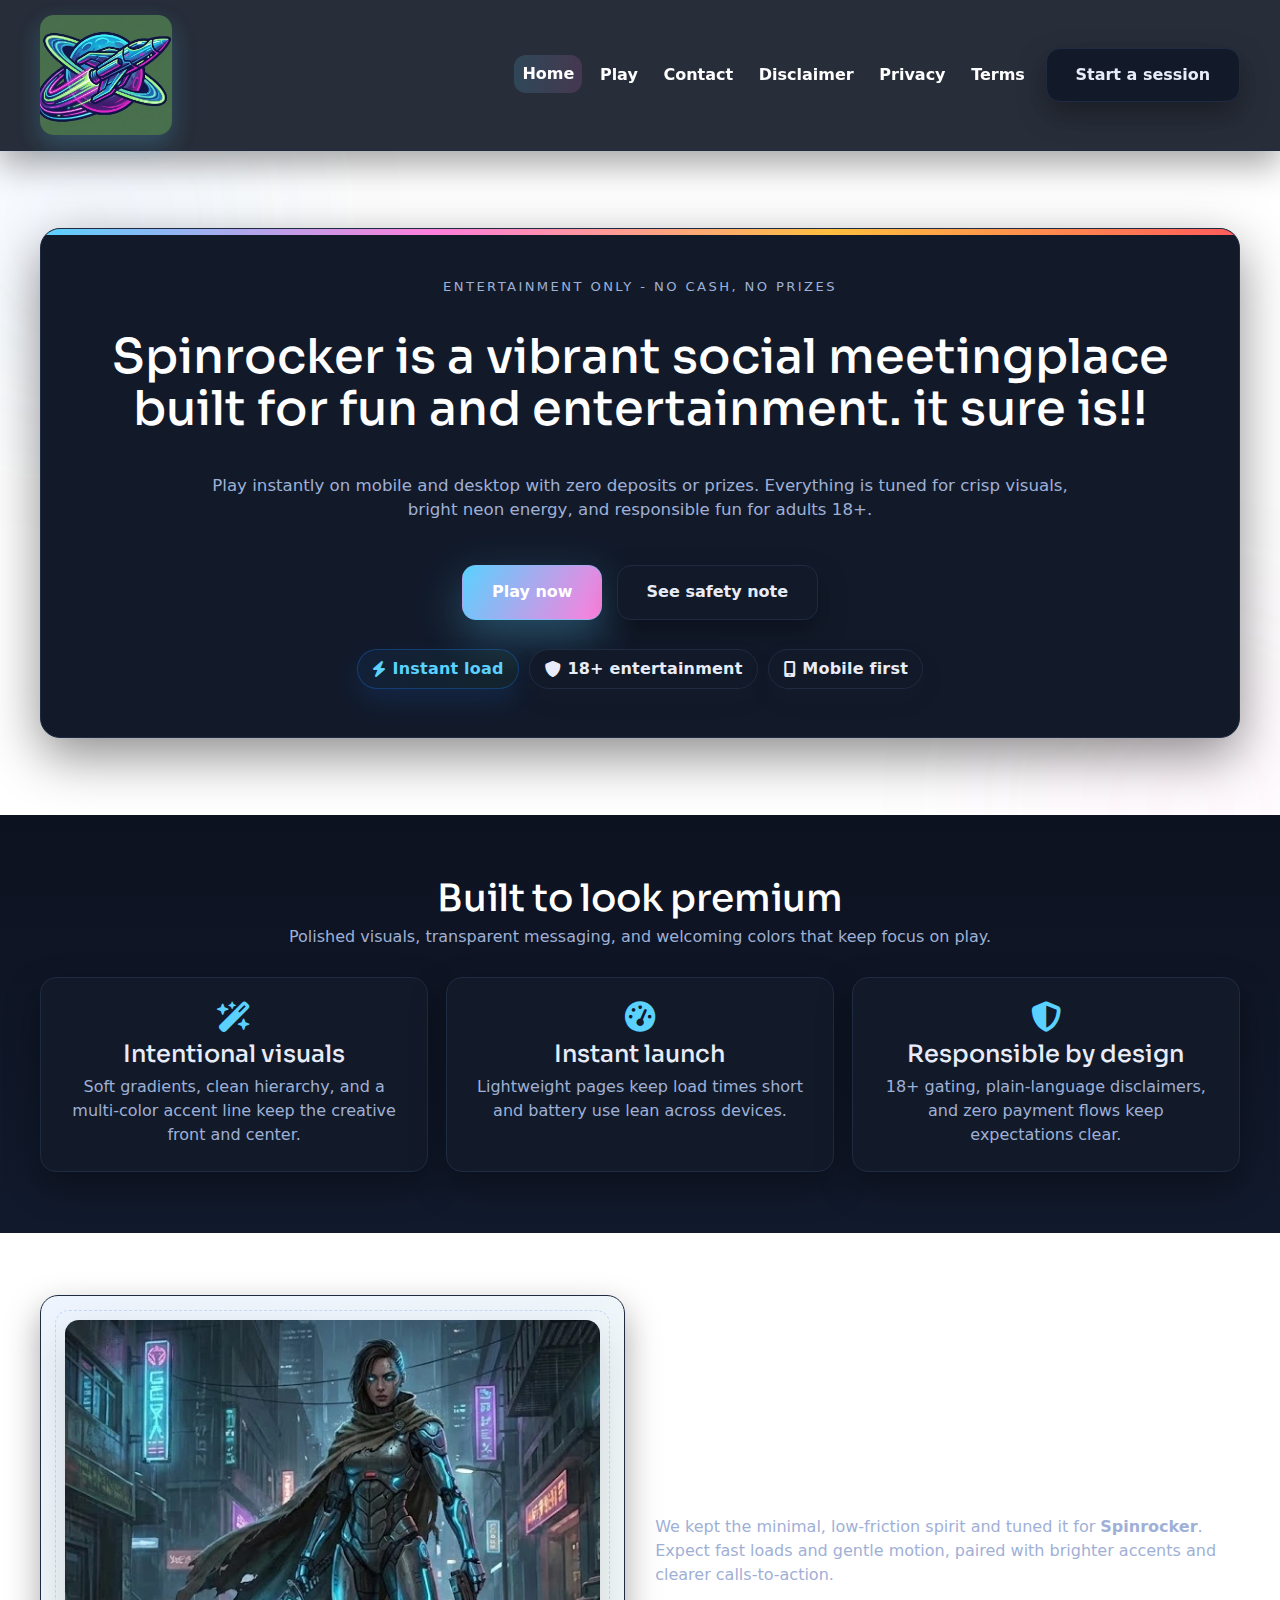
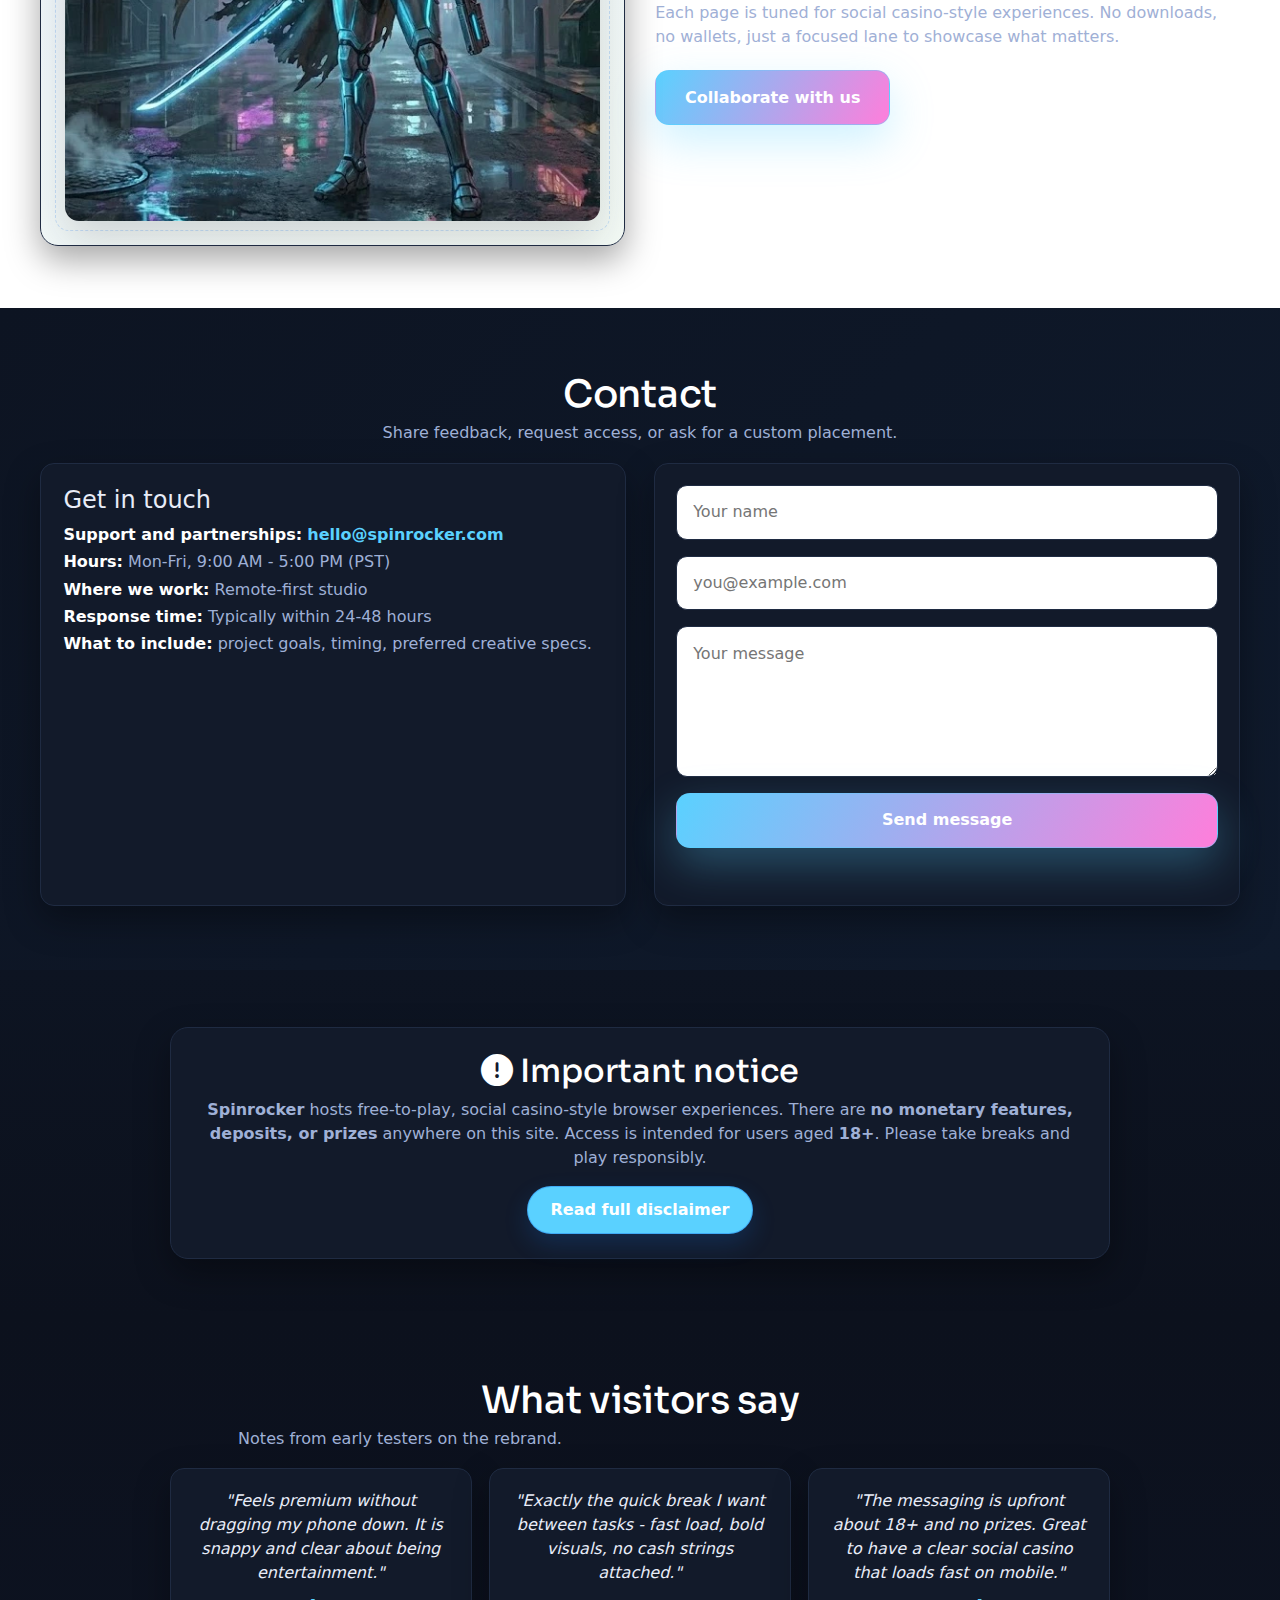
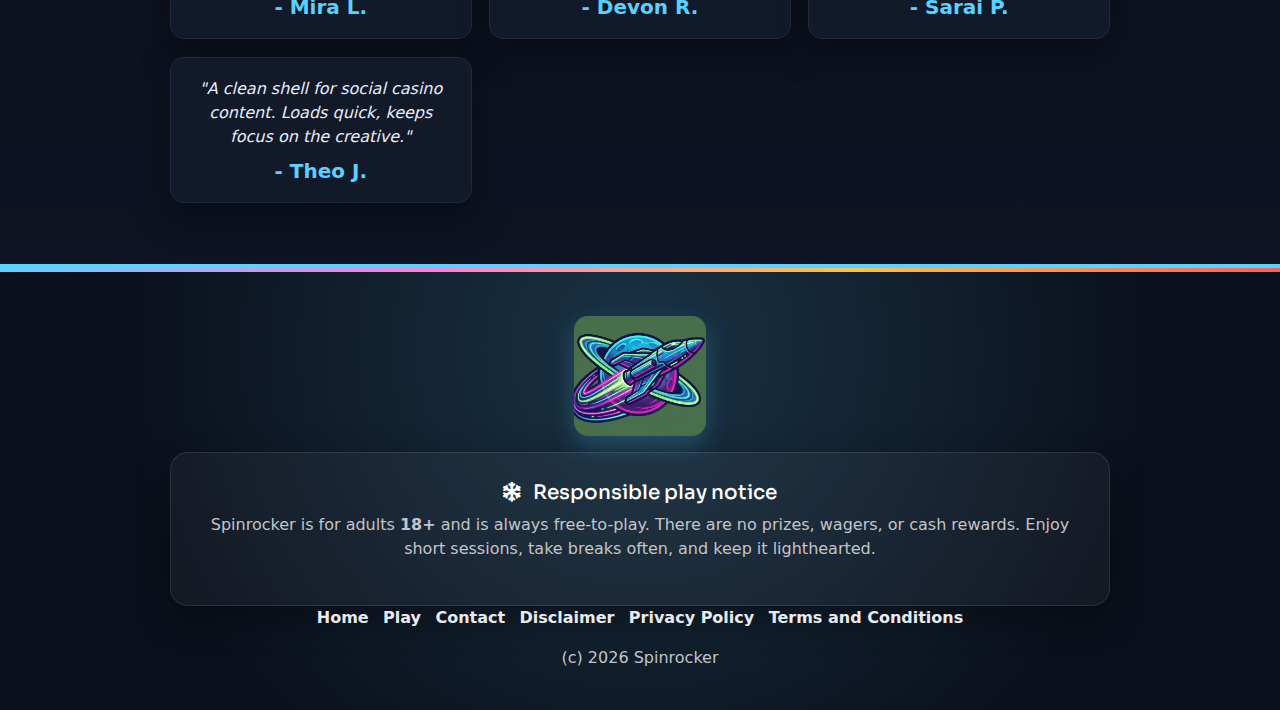
<file: index.html>
<!DOCTYPE html>
<html lang="en">
<head>
  <meta charset="utf-8">
  <meta name="viewport" content="width=device-width, initial-scale=1">
  <title>Spinrocker - Social casino entertainment, no cash required</title>
  <meta name="description" content="Spinrocker is a lean, free-to-play social casino destination. Instant browser play, 18+ only, zero deposits or prizes.">
  <link rel="icon" type="image/x-icon" href="/favicon.ico">
  <link rel="icon" type="image/png" sizes="32x32" href="/favicon-32x32.png">
  <link rel="icon" type="image/png" sizes="512x512" href="/android-chrome-512x512.png">
  <link rel="apple-touch-icon" sizes="180x180" href="/apple-touch-icon.png">
  <link rel="preconnect" href="https://fonts.googleapis.com">
  <link rel="preconnect" href="https://fonts.gstatic.com" crossorigin="">
  <link href="https://fonts.googleapis.com/css2?family=Manrope:wght@500;600;700&amp;family=Sora:wght@600;700&amp;display=swap" rel="stylesheet">
  <link href="https://cdn.jsdelivr.net/npm/bootstrap@5.3.3/dist/css/bootstrap.min.css" rel="stylesheet">
  <link rel="stylesheet" href="https://cdnjs.cloudflare.com/ajax/libs/font-awesome/6.5.2/css/all.min.css">
  <style>
:root{
  --bg: #0a0d14;
  --bg-2: #0f1624;
  --surface: #121a2a;
  --surface-strong: #182236;
  --ink: #e8ecf8;
  --muted: #9fb0d6;
  --heading: #ffffff;
  --accent: #5ad1ff;
  --accent-2: #ff7edb;
  --accent-warm: #ffbf3f;
  --accent-red: #ff5c5c;
  --border: #1f2b42;
  --radius: 16px;
  --font-heading: "Sora", "Manrope", system-ui, sans-serif;
  --font-body: "Manrope", system-ui, sans-serif;
  --shadow: 0 20px 60px rgba(90,209,255,0.18);
  --shadow-soft: 0 14px 34px rgba(0,0,0,0.35);
}

*{box-sizing:border-box}
body.sr-shell-p5xk{
  margin:0;
  font-family:var(--font-body);
  background:
    radial-gradient(circle at 14% 18%, rgba(90,209,255,0.16), transparent 36%),
    radial-gradient(circle at 86% 12%, rgba(255,126,219,0.14), transparent 40%),
    radial-gradient(circle at 30% 82%, rgba(255,191,63,0.16), transparent 38%),
    linear-gradient(140deg, var(--bg), var(--bg-2));
  color:var(--ink);
  line-height:1.7;
  min-height:100vh;
  -webkit-font-smoothing:antialiased;
}
a{color:var(--accent); text-decoration:none; transition:color .18s, opacity .18s}
a:hover{color:var(--accent-red); opacity:0.92}
.link-accent-z0rn{color:var(--accent); font-weight:700}
.link-accent-z0rn:hover{color:var(--accent-red)}
img{max-width:100%; display:block; border-radius:8px}

.sr-container-g1j0{width:min(1200px, 100% - 2.6rem); margin:0 auto}

.sr-nav-a9ht{
  background:rgba(15,22,36,0.9);
  border-bottom:1px solid var(--border);
  box-shadow:0 14px 32px rgba(0,0,0,0.35);
  backdrop-filter:blur(12px);
  position:sticky;
  top:0;
  z-index:60;
  padding:0.95rem 0;
}
.sr-brand-b4lm{
  display:flex;
  align-items:center;
  gap:0.75rem;
  padding:0;
  text-decoration:none;
}
.sr-logo-w3uk{
  width:132px;
  height:auto;
  display:block;
  border-radius:14px;
  box-shadow:0 10px 24px rgba(90,209,255,0.22);
}
.sr-nav-link-m0ck{
  color:#ffffff;
  font-weight:700;
  margin:0 0.3rem;
  padding:0.45rem 0.9rem;
  border-radius:12px;
  transition:background .15s, color .15s, transform .15s;
}
.sr-nav-link-m0ck:hover,
.sr-nav-link-m0ck.active{
  background:linear-gradient(90deg, rgba(90,209,255,0.16), rgba(255,126,219,0.14));
  color:#ffffff;
  transform:translateY(-1px);
}
.navbar-nav .nav-link.active,
.navbar-nav .nav-link.show{
  color:#ffffff !important;
}
.navbar-toggler{
  border:1px solid var(--border);
  color:var(--ink);
}
.navbar-toggler:focus{box-shadow:0 0 0 3px rgba(26,115,232,0.2)}

.sr-btn-prim-b7ce,
.sr-btn-ghost-e1rt{
  display:inline-flex;
  align-items:center;
  justify-content:center;
  gap:0.4rem;
  padding:0.9rem 1.8rem;
  border-radius:14px;
  font-weight:700;
  border:1px solid transparent;
  cursor:pointer;
  transition:transform .16s ease, box-shadow .2s ease, background .2s ease, color .2s ease, border .2s ease;
  text-decoration:none;
}
.sr-btn-prim-b7ce{
    background:linear-gradient(120deg, #5ad1ff, #ff7edb);
    color:#ffffff;
    border-color:rgba(90,209,255,0.45);
    box-shadow:0 16px 44px rgba(90,209,255,0.3);
  }
.sr-btn-prim-b7ce:hover{
    transform:translateY(-2px);
    box-shadow:0 18px 50px rgba(255,126,219,0.28);
    color:#ffffff;
  }
.sr-btn-ghost-e1rt{
  background:var(--surface);
  border-color:var(--border);
  color:var(--ink);
  box-shadow:0 12px 28px rgba(0,0,0,0.35);
}
.sr-btn-ghost-e1rt:hover{color:var(--accent); border-color:rgba(90,209,255,0.5)}

.sr-eyebrow-d7pc{
  text-transform:uppercase;
  letter-spacing:2.4px;
  font-size:0.82rem;
  color:var(--muted);
  margin:0 0 0.35rem;
}
.sr-section-title-c6ur{
  font-family:var(--font-heading);
  color:var(--heading);
  font-size:2.35rem;
  margin:0 0 0.55rem;
  letter-spacing:-0.3px;
}
.sr-section-sub-a3ms{margin:0 0 1.1rem; color:var(--muted); max-width:720px}

.sr-hero-c3ne{
  position:relative;
  padding:clamp(3.2rem, 6vw, 5.4rem) 0;
  overflow:hidden;
}
.sr-hero-c3ne::before,
.sr-hero-c3ne::after{
  content:"";
  position:absolute;
  width:420px; height:420px;
  border-radius:50%;
  filter:blur(120px);
  opacity:0.6;
  z-index:0;
}
.sr-hero-c3ne::before{top:-140px; left:-120px; background:radial-gradient(circle, rgba(26,115,232,0.25), transparent 64%)}
.sr-hero-c3ne::after{bottom:-200px; right:-120px; background:radial-gradient(circle, rgba(255,126,219,0.26), transparent 62%)}
.sr-hero-inner-w1sn{
  position:relative;
  z-index:1;
  display:grid;
  gap:1.8rem;
  text-align:center;
  background:var(--surface);
  border:1px solid var(--border);
  padding:clamp(2rem, 5vw, 3rem);
  border-radius:calc(var(--radius) + 4px);
  box-shadow:0 18px 52px rgba(0,0,0,0.45);
  overflow:hidden;
}
.sr-hero-inner-w1sn::before{
  content:"";
  position:absolute;
  top:0;
  left:0;
  width:100%;
  height:6px;
  background:linear-gradient(90deg, #5ad1ff 0%, #ff7edb 33%, #ffbf3f 66%, #ff5c5c 100%);
}
.sr-hero-title-w4qm{
  font-family:var(--font-heading);
  font-size:3rem;
  line-height:1.08;
  margin:0 0 0.65rem;
  color:var(--heading);
}
.sr-hero-sub-j2fe{
  color:var(--muted);
  margin:0 auto;
  max-width:860px;
  font-size:1.04rem;
}
.sr-hero-cta-k7eq{display:flex; justify-content:center; gap:0.9rem; flex-wrap:wrap; margin-top:0.8rem}
.sr-hero-badges-f4an{
  display:flex;
  justify-content:center;
  gap:0.65rem;
  flex-wrap:wrap;
}
.sr-pill-w3ah{
  background:var(--surface);
  color:var(--ink);
  padding:0.45rem 0.9rem;
  border-radius:999px;
  font-weight:700;
  letter-spacing:0.2px;
  border:1px solid var(--border);
  box-shadow:0 10px 24px rgba(32,33,36,0.08);
  display:inline-flex;
  align-items:center;
  gap:0.4rem;
}
.sr-pill-w3ah.sr-pill-accent-s9ne{
  border-color:rgba(26,115,232,0.35);
  color:var(--accent);
  background:linear-gradient(120deg, rgba(26,115,232,0.08), rgba(52,168,83,0.08));
  box-shadow:0 12px 26px rgba(26,115,232,0.14);
}

.sr-section-features-k5yb{
  padding:3.8rem 0;
  background:linear-gradient(180deg, #0d1220 0%, #111a2c 100%);
}
.sr-grid-feat-r1nk{
  display:grid;
  grid-template-columns:repeat(auto-fit, minmax(240px,1fr));
  gap:1.1rem;
  margin-top:1.8rem;
}
.sr-card-feat-u6pw{
  background:var(--surface);
  border:1px solid var(--border);
  padding:1.5rem;
  border-radius:var(--radius);
  color:var(--ink);
  transition:transform .16s, box-shadow .16s, border-color .16s;
  box-shadow:var(--shadow-soft);
  position:relative;
  overflow:hidden;
}
.sr-card-feat-u6pw::after{
  content:"";
  position:absolute;
  inset:0;
  background:linear-gradient(135deg, rgba(90,209,255,0.08), rgba(255,126,219,0.06));
  opacity:0;
  transition:opacity .2s;
  z-index:0;
}
.sr-card-feat-u6pw:hover{transform:translateY(-4px); box-shadow:0 18px 46px rgba(90,209,255,0.22); border-color:rgba(90,209,255,0.5)}
.sr-card-feat-u6pw:hover::after{opacity:1}
.sr-card-feat-u6pw > *{position:relative; z-index:1}
.sr-icon-feat-m8rd{font-size:1.9rem; color:var(--accent); margin-bottom:0.45rem}
.sr-card-feat-u6pw h4{margin:0 0 0.4rem; font-family:var(--font-heading)}
.sr-card-feat-u6pw p{margin:0; color:var(--muted)}

.sr-section-about-d8tc{padding:3.9rem 0}
.sr-grid-about-d3ye{
  display:grid;
  grid-template-columns:1fr 1fr;
  gap:1.9rem;
  align-items:center;
}
.sr-about-visual-l0rx{
  background:linear-gradient(155deg, rgba(26,115,232,0.08), rgba(52,168,83,0.06));
  border:1px solid var(--border);
  border-radius:18px;
  padding:1.5rem;
  position:relative;
  box-shadow:var(--shadow-soft);
  overflow:hidden;
}
.sr-about-visual-l0rx::after{
  content:"";
  position:absolute;
  inset:14px;
  border-radius:14px;
  border:1px dashed rgba(26,115,232,0.2);
}
.sr-about-visual-l0rx img{border-radius:14px; box-shadow:0 18px 40px rgba(32,33,36,0.16)}
.sr-about-copy-y6mn p{color:var(--muted); margin:0 0 0.85rem}
.sr-about-copy-y6mn .sr-btn-prim-b7ce{margin-top:0.5rem}

.sr-section-contact-b9te{
  background:linear-gradient(135deg, #0d1422 0%, #0f1a2c 100%);
  padding:4rem 0;
}
.sr-grid-contact-l2np{
  display:grid;
  grid-template-columns:1fr 1fr;
  gap:1.8rem;
}
.sr-contact-box-h5qm{
  background:var(--surface);
  border:1px solid var(--border);
  border-radius:14px;
  padding:1.4rem;
  color:var(--ink);
  box-shadow:var(--shadow-soft);
}
.sr-contact-box-h5qm p{margin:0.2rem 0; color:var(--muted)}
.sr-contact-box-h5qm strong{color:var(--heading)}
.sr-contact-form-q3zv{
  background:var(--surface);
  border:1px solid var(--border);
  border-radius:14px;
  padding:1.3rem;
  display:flex;
  flex-direction:column;
  gap:1rem;
  box-shadow:var(--shadow-soft);
}
.sr-field-n1uz{
  width:100%;
  padding:0.9rem 1rem;
  border-radius:11px;
  border:1px solid var(--border);
  background:#ffffff;
  color:var(--ink);
  font-size:1rem;
  transition:border .16s, box-shadow .16s;
}
.sr-field-n1uz:focus{
  outline:none;
  border-color:var(--accent);
  box-shadow:0 0 0 3px rgba(26,115,232,0.2);
}
.sr-status-x0jp,
.form-status{
  min-height:20px;
  color:var(--muted);
  margin:0;
}
.sr-status-x0jp.success,
.form-status.success{color:var(--accent-2)}
.sr-status-x0jp.error,
.form-status.error{color:var(--accent-red)}

.sr-section-notice-m8cz{
  padding:3.6rem 0;
  background:linear-gradient(180deg, #0d1422 0%, #0c111d 100%);
}
.sr-notice-box-q7lt{
  max-width:940px;
  margin:0 auto;
  background:var(--surface);
  border:1px solid var(--border);
  padding:1.8rem;
  border-radius:18px;
  text-align:center;
  box-shadow:var(--shadow-soft);
}
.sr-notice-title-s4ye{
  color:var(--heading);
  margin:0 0 0.45rem;
  font-family:var(--font-heading);
}
.sr-notice-box-q7lt p{color:var(--muted); margin:0 0 1rem}
.sr-notice-btn-p7zo{
  background:var(--accent);
  color:#ffffff;
  padding:0.7rem 1.4rem;
  border-radius:999px;
  font-weight:700;
  display:inline-block;
  border:1px solid rgba(26,115,232,0.4);
  box-shadow:0 10px 24px rgba(26,115,232,0.2);
}
.sr-notice-btn-p7zo:hover{background:var(--accent-2); color:#ffffff}

.sr-section-reviews-p1av{
  padding:3.8rem 0;
  text-align:center;
  background:linear-gradient(180deg, #0c111d 0%, #0d1322 100%);
}
.sr-grid-rev-h4up{
  max-width:940px;
  margin:0 auto;
  display:grid;
  grid-template-columns:repeat(auto-fit, minmax(260px,1fr));
  gap:1.1rem;
}
.sr-card-rev-q2bv{
  background:var(--surface);
  border:1px solid var(--border);
  padding:1.2rem;
  border-radius:14px;
  box-shadow:var(--shadow-soft);
}
.sr-quote-i8sm{font-style:italic; color:var(--ink); margin:0 0 0.65rem}
.sr-author-t9bz{color:var(--accent); font-weight:700; margin:0}

.sr-footer-t2qn{
  background:#0b101c;
  color:#e8eaed;
  text-align:center;
  padding:3rem 1rem 2.5rem;
  border-top:4px solid #5ad1ff;
  position:relative;
  overflow:hidden;
}
.sr-footer-t2qn::before{
  content:"";
  position:absolute;
  inset:0;
  background:radial-gradient(circle at 50% 18%, rgba(90,209,255,0.18), transparent 70%);
  z-index:0;
}
.sr-footer-t2qn::after{
  content:"";
  position:absolute;
  top:0;
  left:0;
  height:4px;
  width:100%;
  background:linear-gradient(90deg, #5ad1ff, #ff7edb, #ffbf3f, #ff5c5c);
  z-index:1;
}
.sr-footer-t2qn .sr-container-g1j0{position:relative; z-index:2}
.sr-footer-brand-m5lw{
  display:flex;
  align-items:center;
  justify-content:center;
  gap:0.8rem;
  margin-bottom:1rem;
}
.sr-footer-links-r0fs{
  display:flex;
  justify-content:center;
  gap:0.9rem;
  flex-wrap:wrap;
  padding:0;
  margin:0 0 1rem;
  list-style:none;
}
.sr-footer-links-r0fs a{
  color:#e8eaed;
  font-weight:600;
}
.sr-footer-links-r0fs a:hover{color:#fbbc05}
.sr-copy-w9nj{color:#c3c4c7; margin:0}
.sr-footer-t2qn .sr-notice-box-q7lt{
  background:rgba(255,255,255,0.04);
  border:1px solid rgba(255,255,255,0.1);
  color:#e8eaed;
}
.sr-footer-t2qn .sr-notice-box-q7lt p{color:#c3c4c7}

.sr-scroll-top-y0ke{
  position:fixed;
  right:22px;
  bottom:22px;
  width:46px;
  height:46px;
  border-radius:50%;
  border:none;
  background:linear-gradient(135deg, #1a73e8, #ea4335);
  color:#ffffff;
  display:flex;
  align-items:center;
  justify-content:center;
  cursor:pointer;
  box-shadow:0 14px 34px rgba(26,115,232,0.35);
  opacity:0;
  visibility:hidden;
  transition:all .16s;
  z-index:90;
}
.sr-scroll-top-y0ke.show{opacity:1; visibility:visible}
.sr-scroll-top-y0ke:hover{background:linear-gradient(135deg, #34a853, #1a73e8)}
  
  .sr-screen-reader-i2jx{
    position:absolute;
    width:1px;
    height:1px;
    padding:0;
    margin:-1px;
    overflow:hidden;
    clip:rect(0,0,0,0);
    border:0;
  }

@media (max-width: 992px){
  .sr-grid-about-d3ye,
  .sr-grid-contact-l2np{
    grid-template-columns:1fr;
  }
  .sr-hero-inner-w1sn{padding:2rem}
}
@media (max-width: 768px){
  .sr-hero-title-w4qm{font-size:2.4rem}
  .sr-nav-a9ht{padding:0.75rem 0}
  .sr-logo-w3uk{width:120px}
}
@media (max-width: 576px){
  .sr-hero-cta-k7eq{flex-direction:column}
  .sr-logo-w3uk{width:110px}
  .sr-container-g1j0{width:min(1200px, 100% - 1.6rem)}
}
  </style>
</head>
<body>

<nav class="navbar navbar-expand-lg sr-nav-a9ht">
  <div class="sr-container-g1j0 d-flex align-items-center">
    <a class="navbar-brand sr-brand-b4lm" href="/" style="position: relative;">
      <img class="sr-logo-w3uk" src="assets/img.png" alt="Spinrocker logo">
      <span class="sr-screen-reader-i2jx">Spinrocker</span>
    </a>

    <button class="navbar-toggler ms-auto" type="button" data-bs-toggle="collapse" data-bs-target="#navMenu" aria-controls="navMenu" aria-expanded="false" aria-label="Toggle navigation">
      <span class="navbar-toggler-icon navbar-toggler-icon-x7i3"><i class="fas fas-c9r9 fa-bars fa-bars-y5b5"></i></span>
    </button>

    <div class="collapse navbar-collapse justify-content-end" id="navMenu">
      <ul class="navbar-nav mb-2 mb-lg-0 align-items-lg-center">
        <li class="nav-item"><a class="nav-link sr-nav-link-m0ck active" href="#home">Home</a></li>
        <li class="nav-item"><a class="nav-link sr-nav-link-m0ck" href="/play">Play</a></li>
        <li class="nav-item"><a class="nav-link sr-nav-link-m0ck" href="#contact">Contact</a></li>
        <li class="nav-item"><a class="nav-link sr-nav-link-m0ck" href="/disclaimer">Disclaimer</a></li>
        <li class="nav-item"><a class="nav-link sr-nav-link-m0ck" href="/privacy-policy">Privacy</a></li>
        <li class="nav-item"><a class="nav-link sr-nav-link-m0ck" href="/terms-and-conditions">Terms</a></li>
        <li class="nav-item ms-lg-2">
          <a class="sr-btn-ghost-e1rt" href="/play">Start a session</a>
        </li>
      </ul>
    </div>
  </div>
</nav>

<main>
  <!-- HERO -->
  <section id="home" class="sr-hero-c3ne">
    <div class="sr-container-g1j0">
      <div class="sr-hero-inner-w1sn text-center">
        <p class="sr-eyebrow-d7pc" style="">Entertainment only - no cash, no prizes</p>
        <h1 class="sr-hero-title-w4qm" style="">Spinrocker is a vibrant social meetingplace built for fun and entertainment. it sure is!!</h1>
        <p class="sr-hero-sub-j2fe">
          Play instantly on mobile and desktop with zero deposits or prizes. Everything is tuned for crisp visuals, bright neon energy, and responsible fun for adults 18+.
        </p>
        <div class="sr-hero-cta-k7eq">
          <a href="/play" class="sr-btn-prim-b7ce">Play now</a>
          <a href="#disclaimer-block" class="sr-btn-ghost-e1rt">See safety note</a>
        </div>
        <div class="sr-hero-badges-f4an">
          <span class="sr-pill-w3ah sr-pill-accent-s9ne"><i class="fa-solid fa-bolt"></i>Instant load</span>
          <span class="sr-pill-w3ah"><i class="fa-solid fa-shield"></i>18+ entertainment</span>
          <span class="sr-pill-w3ah"><i class="fa-solid fa-mobile-screen"></i>Mobile first</span>
        </div>
      </div>
    </div>
  </section>

  <!-- FEATURES -->
  <section id="features" class="sr-section-features-k5yb">
    <div class="sr-container-g1j0 text-center">
      <h2 class="sr-section-title-c6ur mb-1">Built to look premium</h2>
      <p class="sr-section-sub-a3ms mx-auto">Polished visuals, transparent messaging, and welcoming colors that keep focus on play.</p>
      <div class="sr-grid-feat-r1nk">
        <div class="sr-card-feat-u6pw">
          <i class="fa-solid fa-wand-magic-sparkles sr-icon-feat-m8rd"></i>
          <h4>Intentional visuals</h4>
          <p>Soft gradients, clean hierarchy, and a multi-color accent line keep the creative front and center.</p>
        </div>
        <div class="sr-card-feat-u6pw">
          <i class="fa-solid fa-gauge-high sr-icon-feat-m8rd"></i>
          <h4>Instant launch</h4>
          <p>Lightweight pages keep load times short and battery use lean across devices.</p>
        </div>
        <div class="sr-card-feat-u6pw">
          <i class="fa-solid fa-shield-halved sr-icon-feat-m8rd"></i>
          <h4>Responsible by design</h4>
          <p>18+ gating, plain-language disclaimers, and zero payment flows keep expectations clear.</p>
        </div>
      </div>
    </div>
  </section>

  <!-- ABOUT -->
  <section id="about" class="sr-section-about-d8tc">
    <div class="sr-container-g1j0">
      <div class="sr-grid-about-d3ye">
        <div class="sr-about-visual-l0rx">
          <img src="assets/herobackground01.webp" alt="Spinrocker highlight collage">
        </div>
        <div class="sr-about-copy-y6mn">
          <h2 class="sr-section-title-c6ur">From calm Arctic to bold Spinrocker</h2>
          <p>
            We kept the minimal, low-friction spirit and tuned it for <strong>Spinrocker</strong>. Expect fast loads and gentle motion, paired with brighter accents and clearer calls-to-action.
          </p>
          <p>
            Each page is tuned for social casino-style experiences. No downloads, no wallets, just a focused lane to showcase what matters.
          </p>
          <a href="#contact" class="sr-btn-prim-b7ce">Collaborate with us</a>
        </div>
      </div>
    </div>
  </section>

  <!-- CONTACT -->
  <section id="contact" class="sr-section-contact-b9te">
    <div class="sr-container-g1j0">
      <h2 class="sr-section-title-c6ur text-center mb-1">Contact</h2>
      <p class="sr-section-sub-a3ms text-center mx-auto">Share feedback, request access, or ask for a custom placement.</p>

      <div class="sr-grid-contact-l2np">
        <div class="sr-contact-box-h5qm">
          <h4>Get in touch</h4>
          <p><strong>Support and partnerships:</strong> <a href="mailto:hello@spinrocker.com" class="link-accent-z0rn">hello@spinrocker.com</a></p>
          <p><strong>Hours:</strong> Mon-Fri, 9:00 AM - 5:00 PM (PST)</p>
          <p><strong>Where we work:</strong> Remote-first studio</p>
          <p><strong>Response time:</strong> Typically within 24-48 hours</p>
          <p><strong>What to include:</strong> project goals, timing, preferred creative specs.</p>
        </div>

        <form id="hubForm" class="sr-contact-form-q3zv" novalidate="">
          <input class="sr-field-n1uz" type="text" id="hubName" placeholder="Your name" required="" minlength="2" maxlength="60">
          <input class="sr-field-n1uz" type="email" id="hubEmail" placeholder="you@example.com" required="">
          <textarea class="sr-field-n1uz" id="hubMessage" rows="5" placeholder="Your message" required=""></textarea>
          <button type="submit" class="sr-btn-prim-b7ce">Send message</button>
          <p id="hubStatus" class="sr-status-x0jp" aria-live="polite"></p>
        </form>
      </div>
    </div>
  </section>

  <!-- DISCLAIMER CARD -->
  <section id="disclaimer-block" class="sr-section-notice-m8cz text-center" aria-labelledby="disclaimer-title">
    <div class="sr-container-g1j0">
      <div class="sr-notice-box-q7lt mx-auto p-4">
        <h2 id="disclaimer-title" class="sr-notice-title-s4ye">
          <i class="fas fas-c9r9 fa-circle-exclamation fa-circle-exclamation-l6e8"></i> Important notice
        </h2>
        <p>
          <strong>Spinrocker</strong> hosts free-to-play, social casino-style browser experiences. There are <strong>no monetary features, deposits, or prizes</strong> anywhere on this site. Access is intended for users aged <strong>18+</strong>. Please take breaks and play responsibly.
        </p>
        <a href="/disclaimer" class="sr-notice-btn-p7zo">Read full disclaimer</a>
      </div>
    </div>
  </section>

  <!-- REVIEWS -->
  <section id="reviews" class="sr-section-reviews-p1av">
    <div class="sr-container-g1j0">
      <h2 class="sr-section-title-c6ur mb-1 text-center">What visitors say</h2>
      <p class="sr-section-sub-a3ms text-center">Notes from early testers on the rebrand.</p>
      <div class="sr-grid-rev-h4up">
        <div class="sr-card-rev-q2bv">
          <p class="sr-quote-i8sm">"Feels premium without dragging my phone down. It is snappy and clear about being entertainment."</p>
          <h5 class="sr-author-t9bz">- Mira L.</h5>
        </div>
        <div class="sr-card-rev-q2bv">
          <p class="sr-quote-i8sm">"Exactly the quick break I want between tasks - fast load, bold visuals, no cash strings attached."</p>
          <h5 class="sr-author-t9bz">- Devon R.</h5>
        </div>
        <div class="sr-card-rev-q2bv">
          <p class="sr-quote-i8sm">"The messaging is upfront about 18+ and no prizes. Great to have a clear social casino that loads fast on mobile."</p>
          <h5 class="sr-author-t9bz">- Sarai P.</h5>
        </div>
        <div class="sr-card-rev-q2bv">
          <p class="sr-quote-i8sm">"A clean shell for social casino content. Loads quick, keeps focus on the creative."</p>
          <h5 class="sr-author-t9bz">- Theo J.</h5>
        </div>
      </div>
    </div>
  </section>
</main>

<!-- FOOTER -->
<footer class="sr-footer-t2qn">
  <div class="sr-container-g1j0">
    <div class="sr-footer-brand-m5lw" style="position: relative;">
      <img class="sr-logo-w3uk" src="assets/img.png" alt="Spinrocker logo">
      <span class="sr-screen-reader-i2jx">Spinrocker</span>
    </div>

    <div class="sr-notice-box-q7lt">
      <h5 class="sr-notice-title-s4ye"><i class="fas fas-c9r9 fa-snowflake fa-snowflake-c4q3 me-2 me-2-e8c6"></i> Responsible play notice</h5>
      <p>
        Spinrocker is for adults <strong>18+</strong> and is always free-to-play. There are no prizes, wagers, or cash rewards. Enjoy short sessions, take breaks often, and keep it lighthearted.
      </p>
    </div>

    <ul class="sr-footer-links-r0fs">
      <li><a href="/">Home</a></li>
      <li><a href="/play">Play</a></li>
      <li><a href="#contact">Contact</a></li>
      <li><a href="/disclaimer">Disclaimer</a></li>
      <li><a href="/privacy-policy">Privacy Policy</a></li>
      <li><a href="/terms-and-conditions">Terms and Conditions</a></li>
    </ul>

    <p class="sr-copy-w9nj">(c) <span data-year=""></span> Spinrocker</p>
  </div>
</footer>

<!-- SCROLL TO TOP -->
<button id="hubScrollTop" class="sr-scroll-top-y0ke" aria-label="Scroll to top">
  <i class="fas fas-c9r9 fa-chevron-up fa-chevron-up-q5p4"></i>
</button>

<!-- Scripts -->
<script src="https://cdn.jsdelivr.net/npm/bootstrap@5.3.3/dist/js/bootstrap.bundle.min.js"></script>
<script src="assets/main.js" defer=""></script>




</body>
</html>
</file>
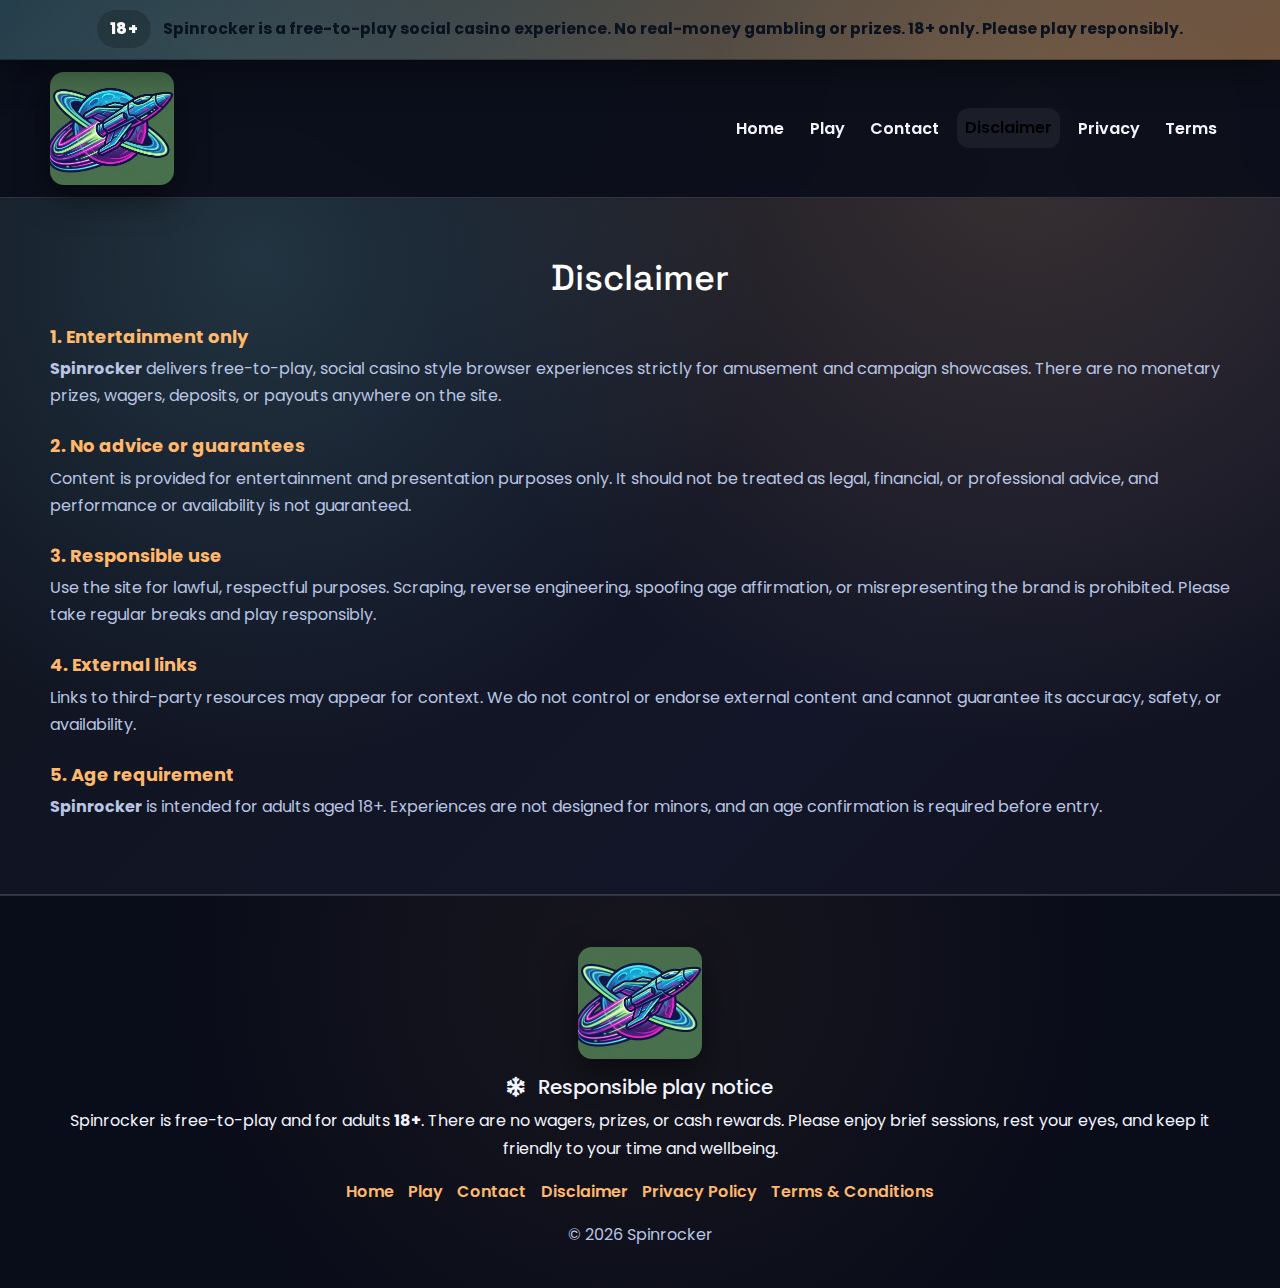
<file: disclaimer/index.html>
<!doctype html>
<html lang="en">
<head>
  <meta charset="utf-8">
  <meta name="viewport" content="width=device-width, initial-scale=1">
  <title>Disclaimer - Spinrocker</title>
  <meta name="description" content="Disclaimer for Spinrocker, a free-to-play, 18+ social casino style experience with no monetary prizes or deposits.">
  <link rel="icon" type="image/x-icon" href="/favicon.ico">
  <link rel="icon" type="image/png" sizes="32x32" href="/favicon-32x32.png">
  <link rel="icon" type="image/png" sizes="512x512" href="/android-chrome-512x512.png">
  <link rel="apple-touch-icon" sizes="180x180" href="/apple-touch-icon.png">
  <link rel="preconnect" href="https://fonts.googleapis.com">
  <link rel="preconnect" href="https://fonts.gstatic.com" crossorigin>
  <link href="https://fonts.googleapis.com/css2?family=Poppins:wght@400;500;600;700&family=Space+Grotesk:wght@500;600;700&display=swap" rel="stylesheet">
  <link href="https://cdn.jsdelivr.net/npm/bootstrap@5.3.3/dist/css/bootstrap.min.css" rel="stylesheet">
  <link rel="stylesheet" href="https://cdnjs.cloudflare.com/ajax/libs/font-awesome/6.5.2/css/all.min.css">
  <style>
:root{
  --bg: #0b0f18;
  --bg-2: #0f1224;
  --panel: rgba(255,255,255,0.06);
  --panel-strong: rgba(255,255,255,0.1);
  --text: #f2f5ff;
  --muted: #b9c5e3;
  --heading: #ffffff;
  --accent: #ffb86c;
  --accent-2: #7ad7f0;
  --border: rgba(255,255,255,0.16);
  --radius: 16px;
  --font-heading: "Space Grotesk", "Inter", system-ui, sans-serif;
  --font-body: "Poppins", "Inter", system-ui, sans-serif;
  --shadow: 0 30px 80px rgba(0,0,0,0.55);
}

*{box-sizing:border-box}
body.sr-shell-p5xk{
  margin:0;
  font-family:var(--font-body);
  background:
    radial-gradient(circle at 20% 20%, rgba(122,215,240,0.16), transparent 35%),
    radial-gradient(circle at 80% 10%, rgba(255,184,108,0.16), transparent 40%),
    linear-gradient(135deg, var(--bg), var(--bg-2) 60%, #0a0a16);
  color:var(--text);
  line-height:1.7;
  min-height:100vh;
  -webkit-font-smoothing:antialiased;
}
a{color:var(--accent-2); text-decoration:none; transition:color .18s, opacity .18s}
a:hover{color:var(--accent); opacity:0.9}
.link-accent-z0rn{color:var(--accent); font-weight:700}
.link-accent-z0rn:hover{color:var(--accent-2)}
img{max-width:100%; display:block}

.sr-container-g1j0{width:min(1180px, 100% - 2.5rem); margin:0 auto}

.sr-banner-s2qr{
  background:linear-gradient(120deg, rgba(122,215,240,0.2), rgba(255,184,108,0.35));
  color:#09121e;
  padding:0.65rem 0;
  text-align:center;
  font-weight:700;
  border-bottom:1px solid rgba(0,0,0,0.25);
  box-shadow:0 14px 32px rgba(0,0,0,0.35);
  position:relative;
  z-index:70;
}
.sr-banner-inner-j8du{
  display:flex;
  align-items:center;
  justify-content:center;
  gap:0.75rem;
  flex-wrap:wrap;
  font-size:0.98rem;
}
.sr-pill-w3ah{
  background:rgba(0,0,0,0.2);
  color:#fefefe;
  padding:0.35rem 0.8rem;
  border-radius:999px;
  font-weight:800;
  letter-spacing:0.6px;
  text-transform:uppercase;
}

.sr-nav-a9ht{
  background:rgba(10,13,25,0.9);
  border-bottom:1px solid var(--border);
  backdrop-filter:blur(16px);
  position:sticky;
  top:0;
  z-index:60;
  padding:0.8rem 0;
}
.sr-brand-b4lm{
  display:flex;
  align-items:center;
  gap:0.75rem;
  padding:0;
}
.sr-logo-w3uk{
  width:124px;
  height:auto;
  display:block;
  border-radius:14px;
  box-shadow:0 12px 32px rgba(0,0,0,0.5);
}
.sr-nav-link-m0ck{
  color:var(--text);
  font-weight:600;
  margin:0 0.3rem;
  padding:0.4rem 0.75rem;
  border-radius:12px;
  transition:background .15s, color .15s, transform .15s;
}
.sr-nav-link-m0ck:hover,
.sr-nav-link-m0ck.active{
  background:var(--panel);
  color:var(--accent);
  transform:translateY(-1px);
}
.navbar-toggler{
  border:1px solid var(--border);
  color:var(--text);
}
.navbar-toggler:focus{box-shadow:0 0 0 3px rgba(122,215,240,0.18)}

.sr-section-title-c6ur{
  font-family:var(--font-heading);
  color:var(--heading);
  font-size:2.25rem;
  margin:0 0 0.55rem;
}
.sr-section-sub-a3ms{margin:0 0 1.1rem; color:var(--muted)}

.sr-legal-wrap-d9qf{
  background:rgba(255,255,255,0.02);
  border-top:1px solid var(--border);
  border-bottom:1px solid var(--border);
  padding:3.6rem 0;
}
.sr-legal-wrap-d9qf .sr-subheading-r7em{
  color:var(--accent);
  font-size:1.12rem;
  margin:1.6rem 0 0.5rem;
  font-weight:700;
}
.sr-legal-wrap-d9qf p{
  color:var(--muted);
  margin:0 0 1rem;
}

.sr-notice-btn-p7zo{
  background:var(--accent);
  color:#0c1324;
  padding:0.7rem 1.4rem;
  border-radius:999px;
  font-weight:700;
  display:inline-block;
  border:1px solid transparent;
}
.sr-notice-btn-p7zo:hover{background:var(--accent-2); color:#03131f}

.sr-footer-t2qn{
  background:rgba(10,13,25,0.95);
  color:var(--text);
  text-align:center;
  padding:3.2rem 1rem 2.5rem;
  border-top:1px solid var(--border);
  position:relative;
  overflow:hidden;
}
.sr-footer-t2qn::before{
  content:"";
  position:absolute;
  inset:0;
  background:radial-gradient(circle at 50% 18%, rgba(255,184,108,0.06), transparent 68%);
  z-index:0;
}
.sr-footer-t2qn .sr-container-g1j0{position:relative; z-index:1}
.sr-footer-brand-m5lw{
  display:flex;
  align-items:center;
  justify-content:center;
  gap:0.8rem;
  margin-bottom:1rem;
}
.sr-footer-links-r0fs{
  display:flex;
  justify-content:center;
  gap:0.9rem;
  flex-wrap:wrap;
  padding:0;
  margin:0 0 1rem;
  list-style:none;
}
.sr-footer-links-r0fs a{
  color:var(--accent);
  font-weight:600;
}
.sr-footer-links-r0fs a:hover{color:var(--accent-2)}
.sr-copy-w9nj{color:var(--muted); margin:0}

.sr-scroll-top-y0ke{
  position:fixed;
  right:22px;
  bottom:22px;
  width:46px;
  height:46px;
  border-radius:50%;
  border:none;
  background:var(--accent);
  color:#0c1324;
  display:flex;
  align-items:center;
  justify-content:center;
  cursor:pointer;
  box-shadow:0 14px 34px rgba(0,0,0,0.55);
  opacity:0;
  visibility:hidden;
  transition:all .16s;
  z-index:90;
}
.sr-scroll-top-y0ke.show{opacity:1; visibility:visible}
.sr-scroll-top-y0ke:hover{background:var(--accent-2)}

.sr-screen-reader-i2jx{
  position:absolute;
  width:1px;
  height:1px;
  padding:0;
  margin:-1px;
  overflow:hidden;
  clip:rect(0,0,0,0);
  border:0;
}

@media (max-width: 768px){
  .sr-nav-a9ht{padding:0.7rem 0}
  .sr-logo-w3uk{width:110px}
}
@media (max-width: 576px){
  .sr-logo-w3uk{width:104px}
}

</style>
</head>
<body class="sr-shell-p5xk">

<div class="sr-banner-s2qr">
  <div class="sr-container-g1j0 sr-banner-inner-j8du">
    <span class="sr-pill-w3ah">18+</span>
    <span>Spinrocker is a free-to-play social casino experience. No real-money gambling or prizes. 18+ only. Please play responsibly.</span>
  </div>
</div>

<nav class="navbar navbar-expand-lg sr-nav-a9ht">
  <div class="sr-container-g1j0 d-flex align-items-center justify-content-between">
    <a class="navbar-brand sr-brand-b4lm" href="/">
      <img class="sr-logo-w3uk" src="../assets/img.png" alt="Spinrocker logo">
      <span class="sr-screen-reader-i2jx">Spinrocker</span>
    </a>
    <button class="navbar-toggler navbar-toggler-b5h2" type="button" data-bs-toggle="collapse" data-bs-target="#navMenu" aria-controls="navMenu" aria-expanded="false" aria-label="Toggle navigation">
      <span class="navbar-toggler-icon navbar-toggler-icon-w0y0"><i class="fas fas-w9l2 fa-bars fa-bars-i3q8"></i></span>
    </button>

    <div class="collapse navbar-collapse justify-content-end" id="navMenu">
      <ul class="navbar-nav mb-2 mb-lg-0 align-items-lg-center">
        <li class="nav-item"><a class="nav-link sr-nav-link-m0ck" href="/">Home</a></li>
        <li class="nav-item"><a class="nav-link sr-nav-link-m0ck" href="/play">Play</a></li>
        <li class="nav-item"><a class="nav-link sr-nav-link-m0ck" href="/#contact">Contact</a></li>
        <li class="nav-item"><a class="nav-link sr-nav-link-m0ck active" href="/disclaimer">Disclaimer</a></li>
        <li class="nav-item"><a class="nav-link sr-nav-link-m0ck" href="/privacy-policy">Privacy</a></li>
        <li class="nav-item"><a class="nav-link sr-nav-link-m0ck" href="/terms-and-conditions">Terms</a></li>
      </ul>
    </div>
  </div>
</nav>

<section id="disclaimer" class="sr-legal-wrap-d9qf">
  <div class="sr-container-g1j0">
    <h2 class="sr-section-title-c6ur text-center">Disclaimer</h2>

    <h3 class="sr-subheading-r7em">1. Entertainment only</h3>
    <p>
      <strong>Spinrocker</strong> delivers free-to-play, social casino style browser experiences strictly for amusement and campaign
      showcases. There are no monetary prizes, wagers, deposits, or payouts anywhere on the site.
    </p>

    <h3 class="sr-subheading-r7em">2. No advice or guarantees</h3>
    <p>
      Content is provided for entertainment and presentation purposes only. It should not be treated as legal, financial, or professional
      advice, and performance or availability is not guaranteed.
    </p>

    <h3 class="sr-subheading-r7em">3. Responsible use</h3>
    <p>
      Use the site for lawful, respectful purposes. Scraping, reverse engineering, spoofing age affirmation, or misrepresenting the
      brand is prohibited. Please take regular breaks and play responsibly.
    </p>

    <h3 class="sr-subheading-r7em">4. External links</h3>
    <p>
      Links to third-party resources may appear for context. We do not control or endorse external content and cannot guarantee its
      accuracy, safety, or availability.
    </p>

    <h3 class="sr-subheading-r7em">5. Age requirement</h3>
    <p>
      <strong>Spinrocker</strong> is intended for adults aged 18+. Experiences are not designed for minors, and an age confirmation
      is required before entry.
    </p>
  </div>
</section>

<footer class="sr-footer-t2qn">
  <div class="sr-container-g1j0">
    <div class="sr-footer-brand-m5lw">
      <img class="sr-logo-w3uk" src="../assets/img.png" alt="Spinrocker logo">
      <span class="sr-screen-reader-i2jx">Spinrocker</span>
    </div>

    <div class="sr-notice-box-q7lt">
      <h5 class="sr-notice-title-s4ye"><i class="fas fas-w9l2 fa-snowflake fa-snowflake-p3e7 me-2 me-2-j6x0"></i> Responsible play notice</h5>
      <p>
        Spinrocker is free-to-play and for adults <strong>18+</strong>. There are no wagers, prizes, or cash rewards. Please
        enjoy brief sessions, rest your eyes, and keep it friendly to your time and wellbeing.
      </p>
    </div>

    <ul class="sr-footer-links-r0fs">
      <li><a href="/">Home</a></li>
      <li><a href="/play">Play</a></li>
      <li><a href="/#contact">Contact</a></li>
      <li><a href="/disclaimer">Disclaimer</a></li>
      <li><a href="/privacy-policy">Privacy Policy</a></li>
      <li><a href="/terms-and-conditions">Terms &amp; Conditions</a></li>
    </ul>

    <p class="sr-copy-w9nj">© <span data-year></span> Spinrocker</p>
  </div>
</footer>

<button id="hubScrollTop" class="sr-scroll-top-y0ke" aria-label="Scroll to top">
  <i class="fas fas-w9l2 fa-chevron-up fa-chevron-up-r7n6"></i>
</button>

<script src="https://cdn.jsdelivr.net/npm/bootstrap@5.3.3/dist/js/bootstrap.bundle.min.js"></script>
<script src="../assets/main.js" defer></script>
</body>
</html>
</file>
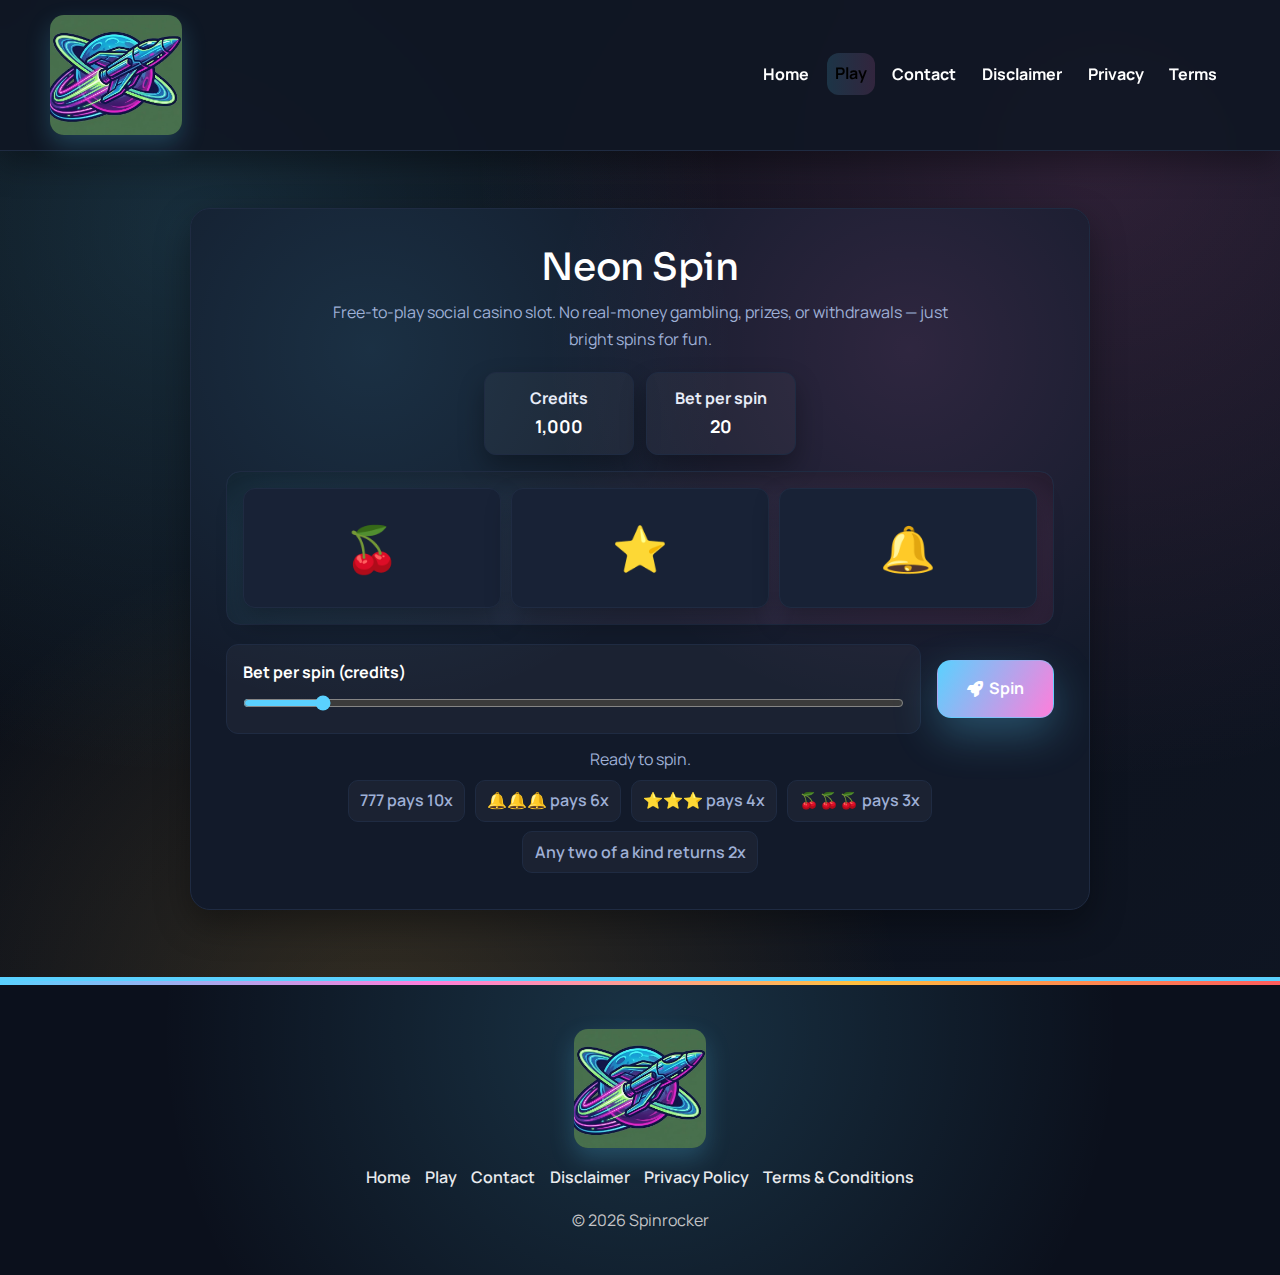
<file: play/index.html>
<!doctype html>
<html lang="en">
<head>
  <meta charset="utf-8">
  <meta name="viewport" content="width=device-width, initial-scale=1">
  <title>Play — Spinrocker</title>
  <meta name="description" content="Play a simple, free-to-play social casino slot on Spinrocker. No real-money gambling or prizes. 18+ only.">
  <link rel="icon" type="image/x-icon" href="/favicon.ico">
  <link rel="icon" type="image/png" sizes="32x32" href="/favicon-32x32.png">
  <link rel="icon" type="image/png" sizes="512x512" href="/android-chrome-512x512.png">
  <link rel="apple-touch-icon" sizes="180x180" href="/apple-touch-icon.png">
  <link rel="preconnect" href="https://fonts.googleapis.com">
  <link rel="preconnect" href="https://fonts.gstatic.com" crossorigin>
  <link href="https://fonts.googleapis.com/css2?family=Manrope:wght@500;600;700&family=Sora:wght@600;700&display=swap" rel="stylesheet">
  <link href="https://cdn.jsdelivr.net/npm/bootstrap@5.3.3/dist/css/bootstrap.min.css" rel="stylesheet">
  <link rel="stylesheet" href="https://cdnjs.cloudflare.com/ajax/libs/font-awesome/6.5.2/css/all.min.css">
  <style>
:root{
  --bg: #0a0d14;
  --bg-2: #0f1624;
  --surface: #121a2a;
  --surface-strong: #182236;
  --ink: #e8ecf8;
  --muted: #9fb0d6;
  --heading: #ffffff;
  --accent: #5ad1ff;
  --accent-2: #ff7edb;
  --accent-warm: #ffbf3f;
  --accent-red: #ff5c5c;
  --border: #1f2b42;
  --radius: 16px;
  --font-heading: "Sora", "Manrope", system-ui, sans-serif;
  --font-body: "Manrope", system-ui, sans-serif;
  --shadow: 0 20px 60px rgba(90,209,255,0.18);
  --shadow-soft: 0 14px 34px rgba(0,0,0,0.35);
}

*{box-sizing:border-box}
body.sr-shell-p5xk{
  margin:0;
  font-family:var(--font-body);
  background:
    radial-gradient(circle at 14% 18%, rgba(90,209,255,0.16), transparent 36%),
    radial-gradient(circle at 86% 12%, rgba(255,126,219,0.14), transparent 40%),
    radial-gradient(circle at 30% 82%, rgba(255,191,63,0.16), transparent 38%),
    linear-gradient(140deg, var(--bg), var(--bg-2));
  color:var(--ink);
  line-height:1.7;
  min-height:100vh;
  -webkit-font-smoothing:antialiased;
}
a{color:var(--accent); text-decoration:none; transition:color .18s, opacity .18s}
a:hover{color:var(--accent-2); opacity:0.92}
img{max-width:100%; display:block; border-radius:10px}

.sr-container-g1j0{width:min(1180px, 100% - 2.6rem); margin:0 auto}

.sr-nav-a9ht{
  background:rgba(15,22,36,0.9);
  border-bottom:1px solid var(--border);
  box-shadow:0 12px 30px rgba(0,0,0,0.35);
  backdrop-filter:blur(12px);
  position:sticky;
  top:0;
  z-index:60;
  padding:0.95rem 0;
}
.sr-brand-b4lm{
  display:flex;
  align-items:center;
  gap:0.75rem;
  padding:0;
  text-decoration:none;
}
.sr-logo-w3uk{
  width:132px;
  height:auto;
  display:block;
  border-radius:14px;
  box-shadow:0 10px 24px rgba(90,209,255,0.22);
}
.sr-nav-link-m0ck{
  color:#ffffff;
  font-weight:700;
  margin:0 0.3rem;
  padding:0.45rem 0.9rem;
  border-radius:12px;
  transition:background .15s, color .15s, transform .15s;
}
.sr-nav-link-m0ck:hover,
.sr-nav-link-m0ck.active{
  background:linear-gradient(90deg, rgba(90,209,255,0.16), rgba(255,126,219,0.14));
  color:#ffffff;
  transform:translateY(-1px);
}
.navbar-toggler{
  border:1px solid var(--border);
  color:var(--ink);
}
.navbar-toggler:focus{box-shadow:0 0 0 3px rgba(90,209,255,0.2)}

.sr-btn-prim-b7ce{
  display:inline-flex;
  align-items:center;
  justify-content:center;
  gap:0.4rem;
  padding:0.9rem 1.8rem;
  border-radius:14px;
  font-weight:700;
  border:1px solid rgba(90,209,255,0.45);
  cursor:pointer;
  transition:transform .16s ease, box-shadow .2s ease, background .2s ease, color .2s ease, border .2s ease;
  text-decoration:none;
  background:linear-gradient(120deg, #5ad1ff, #ff7edb);
  color:#ffffff;
  box-shadow:0 16px 44px rgba(90,209,255,0.3);
}
.sr-btn-prim-b7ce:hover{
  transform:translateY(-2px);
  box-shadow:0 18px 50px rgba(255,126,219,0.28);
  color:#ffffff;
}

.sr-section-title-c6ur{
  font-family:var(--font-heading);
  color:var(--heading);
  font-size:2.35rem;
  margin:0 0 0.55rem;
  letter-spacing:-0.3px;
}
.sr-section-sub-a3ms{margin:0 0 1.1rem; color:var(--muted); max-width:720px}

.sr-section-play-v5dm{
  padding:3.6rem 0 4.2rem;
}
.sr-game-card{
  background:var(--surface);
  border:1px solid var(--border);
  border-radius:calc(var(--radius) + 4px);
  padding:clamp(1.5rem, 5vw, 2.2rem);
  box-shadow:var(--shadow-soft);
  max-width:900px;
  margin:0 auto;
  position:relative;
  overflow:hidden;
}
.sr-game-card::before{
  content:"";
  position:absolute;
  inset:0;
  background:radial-gradient(circle at 20% 20%, rgba(90,209,255,0.12), transparent 40%),
             radial-gradient(circle at 80% 20%, rgba(255,126,219,0.12), transparent 40%);
  pointer-events:none;
}
.sr-game-card > *{position:relative; z-index:1}
.sr-game-header{text-align:center; margin-bottom:1.2rem}
.sr-game-header p{color:var(--muted); margin:0.35rem auto 0; max-width:640px}

.sr-scoreboard{
  display:flex;
  gap:0.75rem;
  flex-wrap:wrap;
  justify-content:center;
  margin-bottom:1rem;
}
.sr-score-item{
  background:rgba(255,255,255,0.04);
  border:1px solid var(--border);
  border-radius:12px;
  padding:0.75rem 1rem;
  min-width:150px;
  text-align:center;
  font-weight:700;
  color:var(--ink);
  box-shadow:0 12px 26px rgba(0,0,0,0.3);
}
.sr-score-item span{display:block; font-size:1.1rem; color:var(--heading)}

.sr-slot-window{
  display:grid;
  grid-template-columns:repeat(3, 1fr);
  gap:0.65rem;
  background:linear-gradient(120deg, rgba(90,209,255,0.14), rgba(255,126,219,0.14));
  padding:1rem;
  border-radius:14px;
  border:1px solid var(--border);
  box-shadow:0 18px 46px rgba(0,0,0,0.45) inset;
}
.sr-reel{
  background:var(--surface-strong);
  border:1px solid var(--border);
  border-radius:12px;
  min-height:120px;
  display:flex;
  align-items:center;
  justify-content:center;
  font-size:2.8rem;
  font-weight:800;
  color:var(--heading);
  box-shadow:0 12px 24px rgba(0,0,0,0.35);
}

.sr-controls{
  display:flex;
  flex-wrap:wrap;
  gap:1rem;
  align-items:center;
  justify-content:space-between;
  margin:1.2rem 0 0.8rem;
}
.sr-bet-control{
  flex:1;
  min-width:240px;
  background:rgba(255,255,255,0.04);
  border:1px solid var(--border);
  border-radius:12px;
  padding:0.85rem 1rem;
}
.sr-bet-control label{
  display:block;
  font-weight:700;
  color:var(--heading);
  margin-bottom:0.35rem;
}
.sr-bet-control input[type="range"]{
  width:100%;
  accent-color:var(--accent);
}
.sr-game-status{
  margin:0.6rem 0 0.4rem;
  color:var(--muted);
  text-align:center;
  min-height:26px;
}
.sr-payouts{
  list-style:none;
  padding:0;
  margin:0.4rem 0 0;
  display:flex;
  flex-wrap:wrap;
  gap:0.6rem;
  justify-content:center;
  color:var(--muted);
  font-weight:600;
}
.sr-payouts li{
  background:rgba(255,255,255,0.04);
  border:1px solid var(--border);
  border-radius:10px;
  padding:0.4rem 0.7rem;
}

.sr-footer-t2qn{
  background:#0b101c;
  color:#e8eaed;
  text-align:center;
  padding:3rem 1rem 2.5rem;
  border-top:4px solid #5ad1ff;
  position:relative;
  overflow:hidden;
}
.sr-footer-t2qn::before{
  content:"";
  position:absolute;
  inset:0;
  background:radial-gradient(circle at 50% 18%, rgba(90,209,255,0.18), transparent 70%);
  z-index:0;
}
.sr-footer-t2qn::after{
  content:"";
  position:absolute;
  top:0;
  left:0;
  height:4px;
  width:100%;
  background:linear-gradient(90deg, #5ad1ff, #ff7edb, #ffbf3f, #ff5c5c);
  z-index:1;
}
.sr-footer-t2qn .sr-container-g1j0{position:relative; z-index:2}
.sr-footer-brand-m5lw{
  display:flex;
  align-items:center;
  justify-content:center;
  gap:0.8rem;
  margin-bottom:1rem;
}
.sr-footer-links-r0fs{
  display:flex;
  justify-content:center;
  gap:0.9rem;
  flex-wrap:wrap;
  padding:0;
  margin:0 0 1rem;
  list-style:none;
}
.sr-footer-links-r0fs a{
  color:#e8eaed;
  font-weight:600;
}
.sr-footer-links-r0fs a:hover{color:#ffbf3f}
.sr-copy-w9nj{color:#c3c4c7; margin:0}
.sr-footer-t2qn .sr-notice-box-q7lt{
  background:rgba(255,255,255,0.04);
  border:1px solid rgba(255,255,255,0.1);
  color:#e8eaed;
}
.sr-footer-t2qn .sr-notice-box-q7lt p{color:#c3c4c7}

.sr-scroll-top-y0ke{
  position:fixed;
  right:22px;
  bottom:22px;
  width:46px;
  height:46px;
  border-radius:50%;
  border:none;
  background:linear-gradient(135deg, #5ad1ff, #ff7edb);
  color:#ffffff;
  display:flex;
  align-items:center;
  justify-content:center;
  cursor:pointer;
  box-shadow:0 14px 34px rgba(90,209,255,0.35);
  opacity:0;
  visibility:hidden;
  transition:all .16s;
  z-index:90;
}
.sr-scroll-top-y0ke.show{opacity:1; visibility:visible}
.sr-scroll-top-y0ke:hover{background:linear-gradient(135deg, #ff7edb, #5ad1ff)}

.sr-screen-reader-i2jx{
  position:absolute;
  width:1px;
  height:1px;
  padding:0;
  margin:-1px;
  overflow:hidden;
  clip:rect(0,0,0,0);
  border:0;
}

@media (max-width: 768px){
  .sr-nav-a9ht{padding:0.75rem 0}
  .sr-logo-w3uk{width:120px}
  .sr-controls{flex-direction:column; align-items:stretch}
  .sr-btn-prim-b7ce{width:100%}
}
@media (max-width: 576px){
  .sr-container-g1j0{width:min(1180px, 100% - 1.6rem)}
  .sr-logo-w3uk{width:110px}
  .sr-reel{min-height:90px; font-size:2.4rem}
}
  </style>
</head>
<body class="sr-shell-p5xk">

<!-- Header / navigation -->
<nav class="navbar navbar-expand-lg sr-nav-a9ht">
  <div class="sr-container-g1j0 d-flex align-items-center justify-content-between">
    <a class="navbar-brand sr-brand-b4lm" href="/">
      <img class="sr-logo-w3uk" src="../assets/img.png" alt="Spinrocker logo">
      <span class="sr-screen-reader-i2jx">Spinrocker</span>
    </a>
    <button class="navbar-toggler navbar-toggler-s3p3" type="button" data-bs-toggle="collapse" data-bs-target="#navMenu" aria-controls="navMenu" aria-expanded="false" aria-label="Toggle navigation">
      <span class="navbar-toggler-icon navbar-toggler-icon-k8w2"><i class="fas fas-i3o7 fa-bars fa-bars-k2s8"></i></span>
    </button>

    <div class="collapse navbar-collapse justify-content-end" id="navMenu">
      <ul class="navbar-nav mb-2 mb-lg-0 align-items-lg-center">
        <li class="nav-item"><a class="nav-link sr-nav-link-m0ck" href="/">Home</a></li>
        <li class="nav-item"><a class="nav-link sr-nav-link-m0ck active" href="/play">Play</a></li>
        <li class="nav-item"><a class="nav-link sr-nav-link-m0ck" href="/#contact">Contact</a></li>
        <li class="nav-item"><a class="nav-link sr-nav-link-m0ck" href="/disclaimer">Disclaimer</a></li>
        <li class="nav-item"><a class="nav-link sr-nav-link-m0ck" href="/privacy-policy">Privacy</a></li>
        <li class="nav-item"><a class="nav-link sr-nav-link-m0ck" href="/terms-and-conditions">Terms</a></li>
      </ul>
    </div>
  </div>
</nav>

<main>
  <section class="sr-section-play-v5dm">
    <div class="sr-container-g1j0">
      <div class="sr-game-card">
        <div class="sr-game-header">
          <h1 class="sr-section-title-c6ur text-center">Neon Spin</h1>
          <p class="sr-section-sub-a3ms text-center">Free-to-play social casino slot. No real-money gambling, prizes, or withdrawals — just bright spins for fun.</p>
        </div>

        <div class="sr-scoreboard">
          <div class="sr-score-item">Credits<span id="creditsDisplay">1,000</span></div>
          <div class="sr-score-item">Bet per spin<span id="betDisplay">20</span></div>
        </div>

        <div class="sr-slot-window" aria-live="polite">
          <div class="sr-reel" id="reel1">🍒</div>
          <div class="sr-reel" id="reel2">⭐</div>
          <div class="sr-reel" id="reel3">🔔</div>
        </div>

        <div class="sr-controls">
          <div class="sr-bet-control">
            <label for="betRange">Bet per spin (credits)</label>
            <input type="range" id="betRange" min="10" max="100" step="10" value="20" aria-label="Bet per spin">
          </div>
          <button id="spinButton" class="sr-btn-prim-b7ce" type="button">
            <i class="fa-solid fa-rocket"></i> Spin
          </button>
        </div>

        <p id="gameStatus" class="sr-game-status" aria-live="polite">Ready to spin.</p>
        <ul class="sr-payouts">
          <li>777 pays 10x</li>
          <li>🔔🔔🔔 pays 6x</li>
          <li>⭐⭐⭐ pays 4x</li>
          <li>🍒🍒🍒 pays 3x</li>
          <li>Any two of a kind returns 2x</li>
        </ul>
      </div>
    </div>
  </section>
</main>

<!-- Footer -->
<footer class="sr-footer-t2qn">
  <div class="sr-container-g1j0">
    <div class="sr-footer-brand-m5lw">
      <img class="sr-logo-w3uk" src="../assets/img.png" alt="Spinrocker logo">
      <span class="sr-screen-reader-i2jx">Spinrocker</span>
    </div>

    <ul class="sr-footer-links-r0fs">
      <li><a href="/">Home</a></li>
      <li><a href="/play">Play</a></li>
      <li><a href="/#contact">Contact</a></li>
      <li><a href="/disclaimer">Disclaimer</a></li>
      <li><a href="/privacy-policy">Privacy Policy</a></li>
      <li><a href="/terms-and-conditions">Terms &amp; Conditions</a></li>
    </ul>

    <p class="sr-copy-w9nj">© <span data-year></span> Spinrocker</p>
  </div>
</footer>

<button id="hubScrollTop" class="sr-scroll-top-y0ke" aria-label="Scroll to top">
  <i class="fas fas-i3o7 fa-chevron-up fa-chevron-up-v5k2"></i>
</button>

<script src="https://cdn.jsdelivr.net/npm/bootstrap@5.3.3/dist/js/bootstrap.bundle.min.js"></script>
<script>
  // Simple free-play slot experience (no real money, no prizes).
  document.addEventListener("DOMContentLoaded", () => {
    const creditsDisplay = document.getElementById("creditsDisplay");
    const betDisplay = document.getElementById("betDisplay");
    const betRange = document.getElementById("betRange");
    const statusEl = document.getElementById("gameStatus");
    const reels = [
      document.getElementById("reel1"),
      document.getElementById("reel2"),
      document.getElementById("reel3"),
    ];
    const spinButton = document.getElementById("spinButton");

    // Starting state: light-touch credits to make spins feel lively but contained.
    let credits = 1000;
    const symbols = ["🍒", "🍋", "⭐", "🔔", "7"];
    const payouts = { "7": 10, "🔔": 6, "⭐": 4, "🍒": 3, "🍋": 2 };

    const formatNumber = (n) => n.toLocaleString();

    // Update UI displays for credits and bet.
    const syncUI = () => {
      creditsDisplay.textContent = formatNumber(credits);
      betDisplay.textContent = betRange.value;
      // Prevent spins that exceed the remaining credits.
      spinButton.disabled = credits < Number(betRange.value);
    };

    // Evaluate a spin result and return the win amount.
    const calculateWin = (roll, bet) => {
      const [a, b, c] = roll;
      const allSame = a === b && b === c;
      const twoSame = a === b || a === c || b === c;

      if (allSame) {
        // Triple match pays according to the symbol table.
        return bet * payouts[a];
      }
      if (twoSame) {
        // Any two-of-a-kind returns 2x the bet.
        return bet * 2;
      }
      return 0;
    };

    // Animate reels with a quick shuffle before settling on results.
    const animateReels = (finalSymbols) => {
      const cycles = 12;
      let tick = 0;
      const timer = setInterval(() => {
        // Flash random symbols while spinning.
        reels.forEach((reel) => {
          reel.textContent = symbols[Math.floor(Math.random() * symbols.length)];
        });

        tick += 1;
        if (tick >= cycles) {
          clearInterval(timer);
          // Land on the final symbols.
          reels.forEach((reel, idx) => { reel.textContent = finalSymbols[idx]; });
        }
      }, 60);
    };

    const spin = () => {
      const bet = Number(betRange.value);
      if (bet > credits) {
        statusEl.textContent = "Not enough credits — lower your bet.";
        return;
      }

      // Deduct bet upfront to keep math clear.
      credits -= bet;
      spinButton.disabled = true;
      statusEl.textContent = "Spinning...";
      syncUI();

      // Choose random symbols.
      const result = [
        symbols[Math.floor(Math.random() * symbols.length)],
        symbols[Math.floor(Math.random() * symbols.length)],
        symbols[Math.floor(Math.random() * symbols.length)],
      ];

      animateReels(result);

      // Resolve outcome after the short animation.
      setTimeout(() => {
        const win = calculateWin(result, bet);
        credits += win;
        const message = win > 0
          ? `Win! You earned ${formatNumber(win)} credits.`
          : "No match this time. Try another spin.";
        statusEl.textContent = `${message} (No real-money gambling or prizes.)`;
        syncUI();
        spinButton.disabled = credits < bet ? true : false;
      }, 900);
    };

    // Wire up events.
    betRange.addEventListener("input", syncUI);
    spinButton.addEventListener("click", spin);

    // Initialize the displays on load.
    syncUI();
  });
</script>
<script src="../assets/main.js" defer></script>
</body>
</html>
</file>
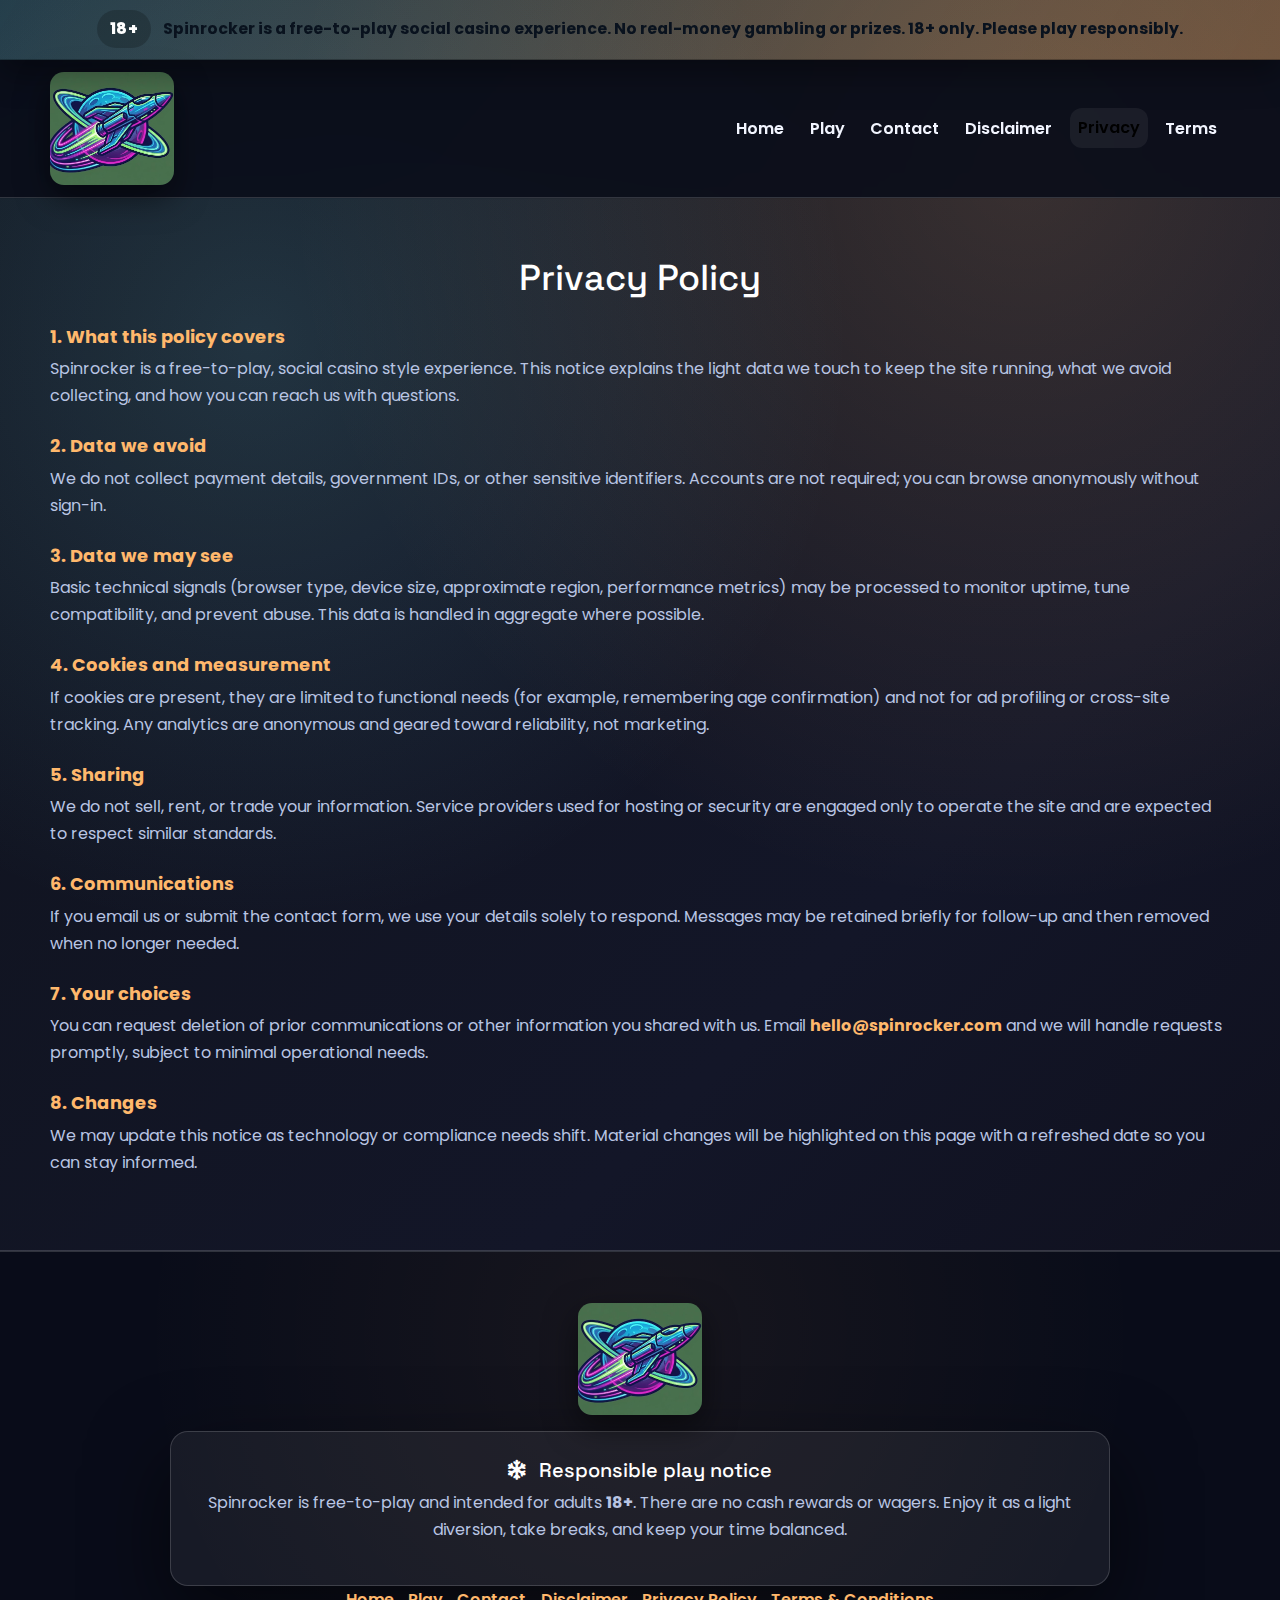
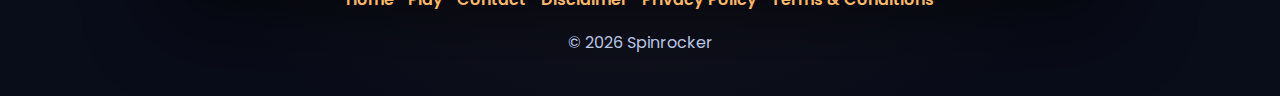
<file: privacy-policy/index.html>
<!doctype html>
<html lang="en">
<head>
  <meta charset="utf-8">
  <meta name="viewport" content="width=device-width, initial-scale=1">
  <title>Privacy Policy - Spinrocker</title>
  <meta name="description" content="Privacy commitments for Spinrocker. Learn how we keep this free-to-play social casino style experience lightweight and respectful of your data.">
  <link rel="icon" type="image/x-icon" href="/favicon.ico">
  <link rel="icon" type="image/png" sizes="32x32" href="/favicon-32x32.png">
  <link rel="icon" type="image/png" sizes="512x512" href="/android-chrome-512x512.png">
  <link rel="apple-touch-icon" sizes="180x180" href="/apple-touch-icon.png">
  <link rel="preconnect" href="https://fonts.googleapis.com">
  <link rel="preconnect" href="https://fonts.gstatic.com" crossorigin>
  <link href="https://fonts.googleapis.com/css2?family=Poppins:wght@400;500;600;700&family=Space+Grotesk:wght@500;600;700&display=swap" rel="stylesheet">
  <link href="https://cdn.jsdelivr.net/npm/bootstrap@5.3.3/dist/css/bootstrap.min.css" rel="stylesheet">
  <link rel="stylesheet" href="https://cdnjs.cloudflare.com/ajax/libs/font-awesome/6.5.2/css/all.min.css">
  <style>
:root{
  --bg: #0b0f18;
  --bg-2: #0f1224;
  --panel: rgba(255,255,255,0.06);
  --panel-strong: rgba(255,255,255,0.1);
  --text: #f2f5ff;
  --muted: #b9c5e3;
  --heading: #ffffff;
  --accent: #ffb86c;
  --accent-2: #7ad7f0;
  --border: rgba(255,255,255,0.16);
  --radius: 16px;
  --font-heading: "Space Grotesk", "Inter", system-ui, sans-serif;
  --font-body: "Poppins", "Inter", system-ui, sans-serif;
  --shadow: 0 30px 80px rgba(0,0,0,0.55);
}

*{box-sizing:border-box}
body.sr-shell-p5xk{
  margin:0;
  font-family:var(--font-body);
  background:
    radial-gradient(circle at 20% 20%, rgba(122,215,240,0.16), transparent 35%),
    radial-gradient(circle at 80% 10%, rgba(255,184,108,0.16), transparent 40%),
    linear-gradient(135deg, var(--bg), var(--bg-2) 60%, #0a0a16);
  color:var(--text);
  line-height:1.7;
  min-height:100vh;
  -webkit-font-smoothing:antialiased;
}
a{color:var(--accent-2); text-decoration:none; transition:color .18s, opacity .18s}
a:hover{color:var(--accent); opacity:0.9}
.link-accent-z0rn{color:var(--accent); font-weight:700}
.link-accent-z0rn:hover{color:var(--accent-2)}
img{max-width:100%; display:block}

.sr-container-g1j0{width:min(1180px, 100% - 2.5rem); margin:0 auto}

.sr-banner-s2qr{
  background:linear-gradient(120deg, rgba(122,215,240,0.2), rgba(255,184,108,0.35));
  color:#09121e;
  padding:0.65rem 0;
  text-align:center;
  font-weight:700;
  border-bottom:1px solid rgba(0,0,0,0.25);
  box-shadow:0 14px 32px rgba(0,0,0,0.35);
  position:relative;
  z-index:70;
}
.sr-banner-inner-j8du{
  display:flex;
  align-items:center;
  justify-content:center;
  gap:0.75rem;
  flex-wrap:wrap;
  font-size:0.98rem;
}
.sr-pill-w3ah{
  background:rgba(0,0,0,0.2);
  color:#fefefe;
  padding:0.35rem 0.8rem;
  border-radius:999px;
  font-weight:800;
  letter-spacing:0.6px;
  text-transform:uppercase;
}

.sr-nav-a9ht{
  background:rgba(10,13,25,0.9);
  border-bottom:1px solid var(--border);
  backdrop-filter:blur(16px);
  position:sticky;
  top:0;
  z-index:60;
  padding:0.8rem 0;
}
.sr-brand-b4lm{
  display:flex;
  align-items:center;
  gap:0.75rem;
  padding:0;
}
.sr-logo-w3uk{
  width:124px;
  height:auto;
  display:block;
  border-radius:14px;
  box-shadow:0 12px 32px rgba(0,0,0,0.5);
}
.sr-nav-link-m0ck{
  color:var(--text);
  font-weight:600;
  margin:0 0.3rem;
  padding:0.4rem 0.75rem;
  border-radius:12px;
  transition:background .15s, color .15s, transform .15s;
}
.sr-nav-link-m0ck:hover,
.sr-nav-link-m0ck.active{
  background:var(--panel);
  color:var(--accent);
  transform:translateY(-1px);
}
.navbar-toggler{
  border:1px solid var(--border);
  color:var(--text);
}
.navbar-toggler:focus{box-shadow:0 0 0 3px rgba(122,215,240,0.18)}

.sr-btn-prim-b7ce,
.sr-btn-ghost-e1rt{
  display:inline-flex;
  align-items:center;
  justify-content:center;
  gap:0.4rem;
  padding:0.85rem 1.7rem;
  border-radius:14px;
  font-weight:700;
  border:1px solid transparent;
  cursor:pointer;
  transition:transform .16s ease, box-shadow .2s ease, background .2s ease, color .2s ease;
  text-decoration:none;
}
.sr-btn-prim-b7ce{
  background:linear-gradient(120deg, var(--accent), var(--accent-2));
  color:#0c1324;
  box-shadow:0 16px 40px rgba(0,0,0,0.45);
}
.sr-btn-prim-b7ce:hover{transform:translateY(-2px)}
.sr-btn-ghost-e1rt{
  background:var(--panel);
  border-color:var(--border);
  color:var(--text);
}
.sr-btn-ghost-e1rt:hover{color:var(--accent)}

.sr-eyebrow-d7pc{
  text-transform:uppercase;
  letter-spacing:2.2px;
  font-size:0.8rem;
  color:var(--muted);
  margin:0 0 0.35rem;
}
.sr-section-title-c6ur{
  font-family:var(--font-heading);
  color:var(--heading);
  font-size:2.25rem;
  margin:0 0 0.55rem;
}
.sr-section-sub-a3ms{margin:0 0 1.1rem; color:var(--muted)}

.sr-legal-wrap-d9qf{
  background:rgba(255,255,255,0.02);
  border-top:1px solid var(--border);
  border-bottom:1px solid var(--border);
  padding:3.6rem 0;
}
.sr-legal-wrap-d9qf .sr-subheading-r7em{
  color:var(--accent);
  font-size:1.12rem;
  margin:1.6rem 0 0.5rem;
  font-weight:700;
}
.sr-legal-wrap-d9qf p{
  color:var(--muted);
  margin:0 0 1rem;
}

.sr-hero-c3ne{
  position:relative;
  padding:clamp(3rem, 6vw, 5rem) 0;
  overflow:hidden;
}
.sr-hero-c3ne::before,
.sr-hero-c3ne::after{
  content:"";
  position:absolute;
  width:460px; height:460px;
  border-radius:50%;
  filter:blur(120px);
  opacity:0.4;
  z-index:0;
}
.sr-hero-c3ne::before{top:-140px; left:-80px; background:radial-gradient(circle, rgba(122,215,240,0.55), transparent 62%)}
.sr-hero-c3ne::after{bottom:-160px; right:-30px; background:radial-gradient(circle, rgba(255,184,108,0.55), transparent 62%)}
.sr-hero-inner-w1sn{
  position:relative;
  z-index:1;
  display:grid;
  grid-template-columns:1fr;
  gap:1.8rem;
  text-align:center;
}
.sr-hero-title-w4qm{
  font-family:var(--font-heading);
  font-size:3rem;
  line-height:1.08;
  margin:0 0 0.65rem;
}
.sr-hero-sub-j2fe{
  color:var(--muted);
  margin:0 auto;
  max-width:820px;
}
.sr-hero-cta-k7eq{display:flex; justify-content:center; gap:0.9rem; flex-wrap:wrap; margin-top:1.2rem}
.sr-hero-badges-f4an{
  display:flex;
  justify-content:center;
  gap:0.65rem;
  flex-wrap:wrap;
}
.sr-pill-w3ah.sr-pill-accent-s9ne{
  background:rgba(255,184,108,0.16);
  color:var(--accent);
  border:1px solid rgba(255,184,108,0.45);
}

.sr-section-features-k5yb{
  padding:3.8rem 0;
  background:rgba(255,255,255,0.02);
}
.sr-grid-feat-r1nk{
  display:grid;
  grid-template-columns:repeat(auto-fit, minmax(240px,1fr));
  gap:1.1rem;
  margin-top:1.8rem;
}
.sr-card-feat-u6pw{
  background:linear-gradient(140deg, rgba(255,255,255,0.06), rgba(122,215,240,0.04));
  border:1px solid var(--border);
  padding:1.5rem;
  border-radius:14px;
  color:var(--text);
  transition:transform .16s, box-shadow .16s, border-color .16s;
  box-shadow:var(--shadow);
}
.sr-card-feat-u6pw:hover{transform:translateY(-4px); box-shadow:0 20px 50px rgba(0,0,0,0.65); border-color:rgba(255,184,108,0.5)}
.sr-icon-feat-m8rd{font-size:1.9rem; color:var(--accent); margin-bottom:0.45rem}
.sr-card-feat-u6pw h4{margin:0 0 0.4rem; font-family:var(--font-heading)}
.sr-card-feat-u6pw p{margin:0; color:var(--muted)}

.sr-section-about-d8tc{padding:3.9rem 0}
.sr-grid-about-d3ye{
  display:grid;
  grid-template-columns:1fr 1fr;
  gap:1.9rem;
  align-items:center;
}
.sr-about-visual-l0rx{
  background:linear-gradient(155deg, rgba(122,215,240,0.16), rgba(255,184,108,0.18));
  border:1px solid var(--border);
  border-radius:18px;
  padding:1.5rem;
  position:relative;
  box-shadow:var(--shadow);
  overflow:hidden;
}
.sr-about-visual-l0rx img{border-radius:14px; box-shadow:0 18px 40px rgba(0,0,0,0.58)}
.sr-about-copy-y6mn p{color:var(--muted); margin:0 0 0.85rem}
.sr-about-copy-y6mn .sr-btn-prim-b7ce{margin-top:0.5rem}

.sr-section-contact-b9te{
  background:rgba(255,255,255,0.02);
  padding:4rem 0;
}
.sr-grid-contact-l2np{
  display:grid;
  grid-template-columns:1fr 1fr;
  gap:1.8rem;
}
.sr-contact-box-h5qm{
  background:linear-gradient(150deg, rgba(255,255,255,0.06), rgba(122,215,240,0.06));
  border:1px solid var(--border);
  border-radius:14px;
  padding:1.2rem;
  color:var(--text);
  box-shadow:var(--shadow);
}
.sr-contact-box-h5qm p{margin:0.2rem 0; color:var(--muted)}
.sr-contact-box-h5qm strong{color:var(--text)}
.sr-contact-form-q3zv{
  background:var(--panel);
  border:1px solid var(--border);
  border-radius:14px;
  padding:1.2rem;
  display:flex;
  flex-direction:column;
  gap:1rem;
  box-shadow:var(--shadow);
}
.sr-field-n1uz{
  width:100%;
  padding:0.85rem 1rem;
  border-radius:11px;
  border:1px solid var(--border);
  background:rgba(255,255,255,0.04);
  color:var(--text);
  font-size:1rem;
  transition:border .16s, box-shadow .16s;
}
.sr-field-n1uz:focus{
  outline:none;
  border-color:var(--accent-2);
  box-shadow:0 0 0 3px rgba(122,215,240,0.2);
}
.sr-status-x0jp{
  min-height:20px;
  color:var(--muted);
}
.sr-status-x0jp.success{color:#9af7c9}
.sr-status-x0jp.error{color:var(--accent)}

.sr-section-notice-m8cz{
  padding:3.6rem 0;
}
.sr-notice-box-q7lt{
  max-width:940px;
  margin:0 auto;
  background:var(--panel);
  border:1px solid var(--border);
  padding:1.6rem;
  border-radius:18px;
  text-align:center;
  box-shadow:var(--shadow);
}
.sr-notice-title-s4ye{
  color:var(--heading);
  margin:0 0 0.45rem;
  font-family:var(--font-heading);
}
.sr-notice-box-q7lt p{color:var(--muted); margin:0 0 1rem}
.sr-notice-btn-p7zo{
  background:var(--accent);
  color:#0c1324;
  padding:0.7rem 1.4rem;
  border-radius:999px;
  font-weight:700;
  display:inline-block;
  border:1px solid transparent;
}
.sr-notice-btn-p7zo:hover{background:var(--accent-2); color:#03131f}

.sr-section-reviews-p1av{
  padding:3.8rem 0;
  text-align:center;
}
.sr-grid-rev-h4up{
  max-width:940px;
  margin:0 auto;
  display:grid;
  grid-template-columns:repeat(auto-fit, minmax(260px,1fr));
  gap:1.1rem;
}
.sr-card-rev-q2bv{
  background:linear-gradient(150deg, rgba(255,255,255,0.05), rgba(122,215,240,0.05));
  border:1px solid var(--border);
  padding:1.2rem;
  border-radius:14px;
  box-shadow:var(--shadow);
}
.sr-quote-i8sm{font-style:italic; color:var(--text); margin:0 0 0.65rem}
.sr-author-t9bz{color:var(--accent); font-weight:700; margin:0}

.sr-footer-t2qn{
  background:rgba(10,13,25,0.95);
  color:var(--text);
  text-align:center;
  padding:3.2rem 1rem 2.5rem;
  border-top:1px solid var(--border);
  position:relative;
  overflow:hidden;
}
.sr-footer-t2qn::before{
  content:"";
  position:absolute;
  inset:0;
  background:radial-gradient(circle at 50% 18%, rgba(255,184,108,0.06), transparent 68%);
  z-index:0;
}
.sr-footer-t2qn .sr-container-g1j0{position:relative; z-index:1}
.sr-footer-brand-m5lw{
  display:flex;
  align-items:center;
  justify-content:center;
  gap:0.8rem;
  margin-bottom:1rem;
}
.sr-footer-links-r0fs{
  display:flex;
  justify-content:center;
  gap:0.9rem;
  flex-wrap:wrap;
  padding:0;
  margin:0 0 1rem;
  list-style:none;
}
.sr-footer-links-r0fs a{
  color:var(--accent);
  font-weight:600;
}
.sr-footer-links-r0fs a:hover{color:var(--accent-2)}
.sr-copy-w9nj{color:var(--muted); margin:0}

.sr-scroll-top-y0ke{
  position:fixed;
  right:22px;
  bottom:22px;
  width:46px;
  height:46px;
  border-radius:50%;
  border:none;
  background:var(--accent);
  color:#0c1324;
  display:flex;
  align-items:center;
  justify-content:center;
  cursor:pointer;
  box-shadow:0 14px 34px rgba(0,0,0,0.55);
  opacity:0;
  visibility:hidden;
  transition:all .16s;
  z-index:90;
}
.sr-scroll-top-y0ke.show{opacity:1; visibility:visible}
.sr-scroll-top-y0ke:hover{background:var(--accent-2)}

.sr-screen-reader-i2jx{
  position:absolute;
  width:1px;
  height:1px;
  padding:0;
  margin:-1px;
  overflow:hidden;
  clip:rect(0,0,0,0);
  border:0;
}

@media (max-width: 992px){
  .sr-grid-about-d3ye,
  .sr-grid-contact-l2np{
    grid-template-columns:1fr;
  }
  .sr-hero-title-w4qm{font-size:2.5rem}
}
@media (max-width: 768px){
  .sr-hero-title-w4qm{font-size:2.1rem}
  .sr-nav-a9ht{padding:0.7rem 0}
  .sr-logo-w3uk{width:110px}
}
@media (max-width: 576px){
  .sr-hero-cta-k7eq{flex-direction:column}
  .sr-logo-w3uk{width:104px}
}

  </style>
</head>
<body class="sr-shell-p5xk">

<div class="sr-banner-s2qr">
  <div class="sr-container-g1j0 sr-banner-inner-j8du">
    <span class="sr-pill-w3ah">18+</span>
    <span>Spinrocker is a free-to-play social casino experience. No real-money gambling or prizes. 18+ only. Please play responsibly.</span>
  </div>
</div>

<nav class="navbar navbar-expand-lg sr-nav-a9ht">
  <div class="sr-container-g1j0 d-flex align-items-center justify-content-between">
    <a class="navbar-brand sr-brand-b4lm" href="/">
      <img class="sr-logo-w3uk" src="../assets/img.png" alt="Spinrocker logo">
      <span class="sr-screen-reader-i2jx">Spinrocker</span>
    </a>
    <button class="navbar-toggler navbar-toggler-r2d8" type="button" data-bs-toggle="collapse" data-bs-target="#navMenu" aria-controls="navMenu" aria-expanded="false" aria-label="Toggle navigation">
      <span class="navbar-toggler-icon navbar-toggler-icon-g7v6"><i class="fas fas-n3h9 fa-bars fa-bars-n1y2"></i></span>
    </button>

    <div class="collapse navbar-collapse justify-content-end" id="navMenu">
      <ul class="navbar-nav mb-2 mb-lg-0 align-items-lg-center">
        <li class="nav-item"><a class="nav-link sr-nav-link-m0ck" href="/">Home</a></li>
        <li class="nav-item"><a class="nav-link sr-nav-link-m0ck" href="/play">Play</a></li>
        <li class="nav-item"><a class="nav-link sr-nav-link-m0ck" href="/#contact">Contact</a></li>
        <li class="nav-item"><a class="nav-link sr-nav-link-m0ck" href="/disclaimer">Disclaimer</a></li>
        <li class="nav-item"><a class="nav-link sr-nav-link-m0ck active" href="/privacy-policy">Privacy</a></li>
        <li class="nav-item"><a class="nav-link sr-nav-link-m0ck" href="/terms-and-conditions">Terms</a></li>
      </ul>
    </div>
  </div>
</nav>

<section id="privacy-policy" class="sr-legal-wrap-d9qf">
  <div class="sr-container-g1j0">
    <h2 class="sr-section-title-c6ur text-center">Privacy Policy</h2>

    <h3 class="sr-subheading-r7em">1. What this policy covers</h3>
    <p>
      Spinrocker is a free-to-play, social casino style experience. This notice explains the light data we touch to keep the site running,
      what we avoid collecting, and how you can reach us with questions.
    </p>

    <h3 class="sr-subheading-r7em">2. Data we avoid</h3>
    <p>
      We do not collect payment details, government IDs, or other sensitive identifiers. Accounts are not required; you can browse
      anonymously without sign-in.
    </p>

    <h3 class="sr-subheading-r7em">3. Data we may see</h3>
    <p>
      Basic technical signals (browser type, device size, approximate region, performance metrics) may be processed to monitor uptime,
      tune compatibility, and prevent abuse. This data is handled in aggregate where possible.
    </p>

    <h3 class="sr-subheading-r7em">4. Cookies and measurement</h3>
    <p>
      If cookies are present, they are limited to functional needs (for example, remembering age confirmation) and not for ad profiling
      or cross-site tracking. Any analytics are anonymous and geared toward reliability, not marketing.
    </p>

    <h3 class="sr-subheading-r7em">5. Sharing</h3>
    <p>
      We do not sell, rent, or trade your information. Service providers used for hosting or security are engaged only to operate
      the site and are expected to respect similar standards.
    </p>

    <h3 class="sr-subheading-r7em">6. Communications</h3>
    <p>
      If you email us or submit the contact form, we use your details solely to respond. Messages may be retained briefly for
      follow-up and then removed when no longer needed.
    </p>

    <h3 class="sr-subheading-r7em">7. Your choices</h3>
    <p>
      You can request deletion of prior communications or other information you shared with us. Email <a href="mailto:hello@spinrocker.com" class="link-accent-z0rn">hello@spinrocker.com</a>
      and we will handle requests promptly, subject to minimal operational needs.
    </p>

    <h3 class="sr-subheading-r7em">8. Changes</h3>
    <p>
      We may update this notice as technology or compliance needs shift. Material changes will be highlighted on this page with a
      refreshed date so you can stay informed.
    </p>
  </div>
</section>

<footer class="sr-footer-t2qn">
  <div class="sr-container-g1j0">
    <div class="sr-footer-brand-m5lw">
      <img class="sr-logo-w3uk" src="../assets/img.png" alt="Spinrocker logo">
      <span class="sr-screen-reader-i2jx">Spinrocker</span>
    </div>

    <div class="sr-notice-box-q7lt">
      <h5 class="sr-notice-title-s4ye"><i class="fas fas-n3h9 fa-snowflake fa-snowflake-w2f5 me-2 me-2-f9m1"></i> Responsible play notice</h5>
      <p>
        Spinrocker is free-to-play and intended for adults <strong>18+</strong>. There are no cash rewards or wagers. Enjoy it
        as a light diversion, take breaks, and keep your time balanced.
      </p>
    </div>

    <ul class="sr-footer-links-r0fs">
      <li><a href="/">Home</a></li>
      <li><a href="/play">Play</a></li>
      <li><a href="/#contact">Contact</a></li>
      <li><a href="/disclaimer">Disclaimer</a></li>
      <li><a href="/privacy-policy">Privacy Policy</a></li>
      <li><a href="/terms-and-conditions">Terms &amp; Conditions</a></li>
    </ul>

    <p class="sr-copy-w9nj">© <span data-year></span> Spinrocker</p>
  </div>
</footer>

<button id="hubScrollTop" class="sr-scroll-top-y0ke" aria-label="Scroll to top">
  <i class="fas fas-n3h9 fa-chevron-up fa-chevron-up-q9b4"></i>
</button>

<script src="https://cdn.jsdelivr.net/npm/bootstrap@5.3.3/dist/js/bootstrap.bundle.min.js"></script>
<script src="../assets/main.js" defer></script>
</body>
</html>
</file>
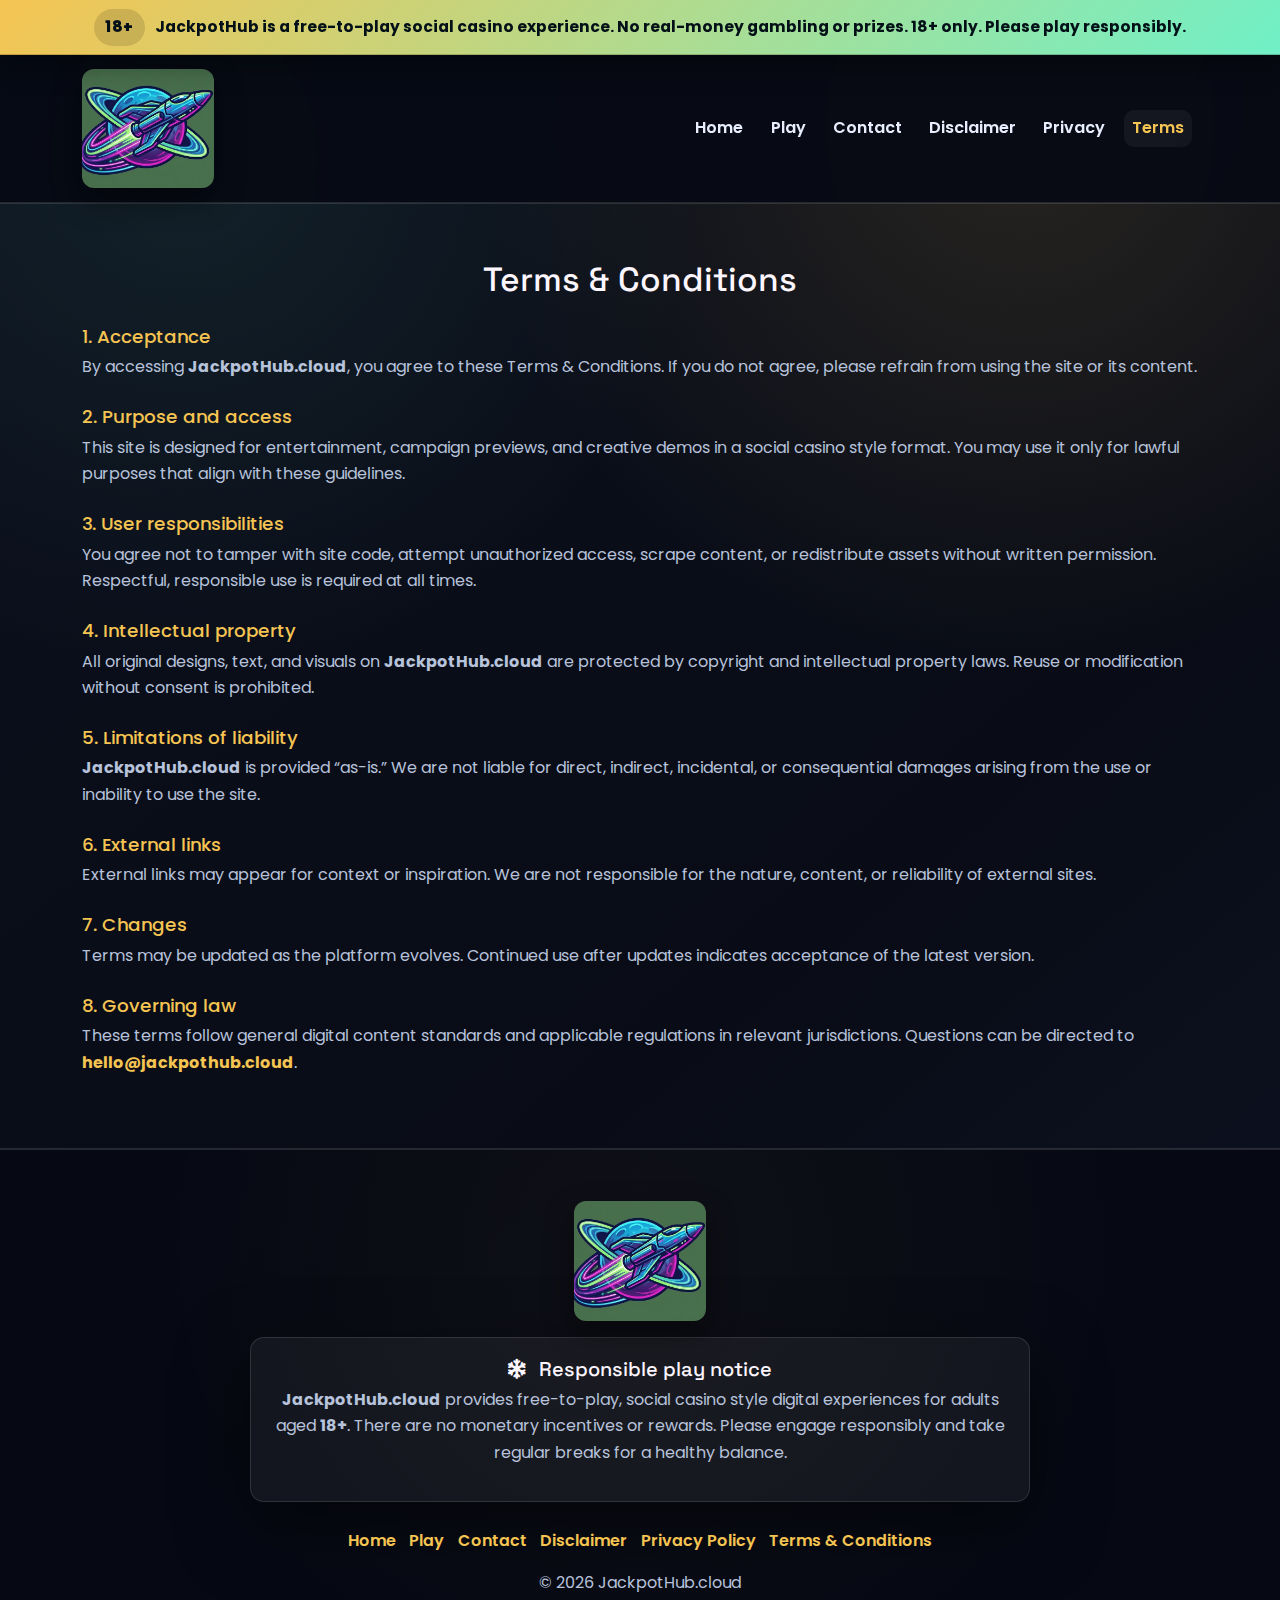
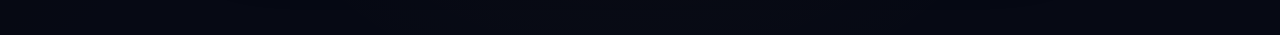
<file: terms-and-conditions/index.html>
<!doctype html>
<html lang="en">
<head>
  <meta charset="utf-8">
  <meta name="viewport" content="width=device-width, initial-scale=1">
  <title>Terms & Conditions - JackpotHub.cloud</title>
  <meta name="description" content="Terms and conditions for JackpotHub.cloud, the free-to-play, 18+ social casino style destination.">
  <link rel="preconnect" href="https://fonts.googleapis.com">
  <link rel="preconnect" href="https://fonts.gstatic.com" crossorigin>
  <link href="https://fonts.googleapis.com/css2?family=Poppins:wght@400;500;600;700&family=Space+Grotesk:wght@500;600;700&display=swap" rel="stylesheet">
  <link href="https://cdn.jsdelivr.net/npm/bootstrap@5.3.3/dist/css/bootstrap.min.css" rel="stylesheet">
  <link rel="stylesheet" href="https://cdnjs.cloudflare.com/ajax/libs/font-awesome/6.5.2/css/all.min.css">
  <style>
:root{
  --bg: #060a14;
  --panel: rgba(255,255,255,0.05);
  --panel-strong: rgba(255,255,255,0.08);
  --text: #e9eeff;
  --muted: #b7c2db;
  --heading: #fdf6ff;
  --accent: #f5c452;
  --accent-2: #70f0c7;
  --border: rgba(255,255,255,0.12);
  --radius: 14px;
  --font-heading: "Space Grotesk", "Inter", system-ui, sans-serif;
  --font-body: "Poppins", "Inter", system-ui, sans-serif;
  --shadow: 0 24px 70px rgba(0,0,0,0.5);
}

*{box-sizing:border-box}
body{
  margin:0;
  font-family:var(--font-body);
  background:
    radial-gradient(circle at 15% 10%, rgba(112,240,199,0.08), transparent 28%),
    radial-gradient(circle at 80% 8%, rgba(245,196,82,0.12), transparent 30%),
    linear-gradient(140deg, #070c19, #050812 60%, #0b1021);
  color:var(--text);
  line-height:1.65;
  min-height:100vh;
  -webkit-font-smoothing:antialiased;
}
a{color:var(--accent-2); text-decoration:none; transition:color .18s, opacity .18s}
a:hover{color:var(--accent); opacity:0.9}
.link-accent{color:var(--accent); font-weight:700}
.link-accent:hover{color:var(--accent-2)}
img{max-width:100%; display:block}

.container{width:min(1140px, 100% - 2rem); margin:0 auto}

.notice-banner{
  background:linear-gradient(135deg, var(--accent), var(--accent-2));
  color:#031017;
  padding:0.55rem 0;
  text-align:center;
  font-weight:700;
  border-bottom:1px solid rgba(0,0,0,0.2);
  box-shadow:0 10px 28px rgba(0,0,0,0.35);
  position:relative;
  z-index:70;
}
.banner-inner{
  display:flex;
  align-items:center;
  justify-content:center;
  gap:0.65rem;
  flex-wrap:wrap;
  font-size:0.97rem;
}
.banner-pill{
  background:rgba(0,0,0,0.12);
  color:#031017;
  padding:0.35rem 0.7rem;
  border-radius:999px;
  font-weight:800;
  letter-spacing:0.5px;
}

.jackpothub-cloud-nav{
  background:rgba(6,10,20,0.92);
  border-bottom:1px solid var(--border);
  backdrop-filter:blur(14px);
  position:sticky;
  top:0;
  z-index:60;
  padding:0.85rem 0;
}
.jackpothub-cloud-nav .navbar-brand{
  display:flex;
  align-items:center;
  gap:0.65rem;
  padding:0;
}
.brand-logo{
  width:132px;
  height:auto;
  display:block;
  border-radius:12px;
  box-shadow:0 12px 30px rgba(0,0,0,0.45);
}
.jackpothub-cloud-nav .nav-link{
  color:var(--text);
  font-weight:600;
  margin:0 0.35rem;
  padding:0.35rem 0.65rem;
  border-radius:10px;
  transition:background .15s, color .15s;
}
.jackpothub-cloud-nav .nav-link.active,
.jackpothub-cloud-nav .nav-link:hover{
  background:var(--panel);
  color:var(--accent);
}
.navbar-toggler{
  border:1px solid var(--border);
  color:var(--text);
}
.navbar-toggler:focus{box-shadow:0 0 0 3px rgba(112,240,199,0.18)}

.jackpothub-cloud-btn{
  display:inline-flex;
  align-items:center;
  justify-content:center;
  gap:0.4rem;
  padding:0.78rem 1.6rem;
  border-radius:12px;
  font-weight:700;
  border:1px solid transparent;
  cursor:pointer;
  transition:transform .16s ease, box-shadow .2s ease, background .2s ease, color .2s ease;
  text-decoration:none;
}
.jackpothub-cloud-btn.primary{
  background:linear-gradient(135deg, var(--accent), var(--accent-2));
  color:#060a14;
  box-shadow:0 14px 36px rgba(0,0,0,0.4);
}
.jackpothub-cloud-btn.primary:hover{transform:translateY(-2px)}
.jackpothub-cloud-btn.ghost{
  background:var(--panel);
  border-color:var(--border);
  color:var(--text);
}
.jackpothub-cloud-btn.ghost:hover{color:var(--accent)}

.eyebrow{
  text-transform:uppercase;
  letter-spacing:2px;
  font-size:0.78rem;
  color:var(--muted);
  margin:0 0 0.35rem;
}
.section-title{
  font-family:var(--font-heading);
  color:var(--heading);
  font-size:2.1rem;
  margin:0 0 0.45rem;
}
.section-sub{margin:0 0 1rem; color:var(--muted)}

.jackpothub-cloud-hero{
  position:relative;
  padding:clamp(3rem, 6vw, 4.8rem) 0;
  overflow:hidden;
}
.jackpothub-cloud-hero::before,
.jackpothub-cloud-hero::after{
  content:"";
  position:absolute;
  width:420px; height:420px;
  border-radius:50%;
  filter:blur(120px);
  opacity:0.35;
  z-index:0;
}
.jackpothub-cloud-hero::before{top:-120px; left:-60px; background:radial-gradient(circle, rgba(112,240,199,0.45), transparent 60%)}
.jackpothub-cloud-hero::after{bottom:-140px; right:-20px; background:radial-gradient(circle, rgba(245,196,82,0.45), transparent 60%)}
.hero-inner{
  position:relative;
  z-index:1;
  display:grid;
  grid-template-columns:1fr;
  gap:1.6rem;
  text-align:center;
}
.hero-title{
  font-family:var(--font-heading);
  font-size:2.8rem;
  line-height:1.08;
  margin:0 0 0.6rem;
}
.hero-sub{
  color:var(--muted);
  margin:0 auto;
  max-width:780px;
}
.hero-cta{display:flex; justify-content:center; gap:0.8rem; flex-wrap:wrap; margin-top:1.1rem}
.hero-badges{
  display:flex;
  justify-content:center;
  gap:0.6rem;
  flex-wrap:wrap;
}
.pill{
  display:inline-flex;
  align-items:center;
  gap:0.35rem;
  padding:0.4rem 0.8rem;
  border-radius:999px;
  background:var(--panel);
  border:1px solid var(--border);
  color:var(--muted);
  font-weight:600;
  font-size:0.95rem;
}
.pill.accent{
  background:rgba(245,196,82,0.14);
  color:var(--accent);
  border-color:rgba(245,196,82,0.4);
}

.jackpothub-cloud-disclaimer-card{padding:3rem 0}
.disclaimer-box{
  max-width:900px;
  margin:0 auto;
  background:var(--panel);
  border:1px solid var(--border);
  padding:1.4rem;
  border-radius:16px;
  text-align:center;
  box-shadow:var(--shadow);
}
.disclaimer-title{
  color:var(--heading);
  margin:0 0 0.35rem;
  font-family:var(--font-heading);
}
.disclaimer-heading{
  margin:0 0 0.4rem;
  color:var(--heading);
  font-family:var(--font-heading);
}
.disclaimer-text{color:var(--muted); margin:0 0 1rem}
.disclaimer-btn{
  background:var(--accent);
  color:#060a14;
  padding:0.6rem 1.25rem;
  border-radius:999px;
  font-weight:700;
  display:inline-block;
}
.disclaimer-btn:hover{background:var(--accent-2); color:#02150f}

.jackpothub-cloud-play{
  padding:3.5rem 0;
  text-align:center;
}
.game-wrapper{
  margin:2rem auto;
  display:flex;
  justify-content:center;
}
.game-wrapper > .w-100{
  width:100%;
  max-width:920px;
  text-align:center;
}
.game-frame{
  position:relative;
  width:100%;
  max-width:920px;
  border-radius:14px;
  overflow:hidden;
  background:linear-gradient(160deg, rgba(245,196,82,0.14), rgba(112,240,199,0.08));
  border:1px solid var(--border);
  box-shadow:0 16px 40px rgba(0,0,0,0.45);
}
.game-frame::before{content:""; display:block; padding-top:56.25%;}
.game-frame iframe{
  position:absolute;
  inset:0;
  width:100%;
  height:100%;
  border:0;
}
.game-caption{
  margin-top:0.5rem;
  color:var(--muted);
  font-weight:600;
}

.jackpothub-cloud-features{
  padding:3.5rem 0;
  background:rgba(255,255,255,0.01);
}
.feature-grid{
  display:grid;
  grid-template-columns:repeat(auto-fit, minmax(240px,1fr));
  gap:1rem;
  margin-top:1.6rem;
}
.feature-box{
  background:var(--panel);
  border:1px solid var(--border);
  padding:1.4rem;
  border-radius:12px;
  color:var(--text);
  transition:transform .16s, box-shadow .16s;
  box-shadow:var(--shadow);
}
.feature-box:hover{transform:translateY(-4px); box-shadow:0 18px 46px rgba(0,0,0,0.6)}
.feature-icon{font-size:1.9rem; color:var(--accent); margin-bottom:0.4rem}
.feature-box h4{margin:0 0 0.35rem; font-family:var(--font-heading)}
.feature-box p{margin:0; color:var(--muted)}

.jackpothub-cloud-about{padding:3.8rem 0}
.about-grid{
  display:grid;
  grid-template-columns:1fr 1fr;
  gap:1.8rem;
  align-items:center;
}
.about-visual{
  background:linear-gradient(145deg, rgba(245,196,82,0.2), rgba(112,240,199,0.16));
  border:1px solid var(--border);
  border-radius:16px;
  padding:1.5rem;
  position:relative;
  box-shadow:var(--shadow);
  overflow:hidden;
}
.about-visual::after{
  content:"JH";
  position:absolute;
  right:14px;
  bottom:8px;
  font-size:3.6rem;
  font-weight:800;
  color:rgba(255,255,255,0.06);
  letter-spacing:3px;
}
.about-visual img{border-radius:12px; box-shadow:0 16px 36px rgba(0,0,0,0.55)}
.about-text p{color:var(--muted); margin:0 0 0.8rem}
.about-text .jackpothub-cloud-btn{margin-top:0.4rem}

.jackpothub-cloud-reviews{
  padding:3.5rem 0;
  text-align:center;
}
.reviews-grid{
  max-width:940px;
  margin:0 auto;
  display:grid;
  grid-template-columns:repeat(auto-fit, minmax(260px,1fr));
  gap:1rem;
}
.review-card{
  background:var(--panel);
  border:1px solid var(--border);
  padding:1.2rem;
  border-radius:12px;
  box-shadow:var(--shadow);
}
.review-text{font-style:italic; color:var(--text); margin:0 0 0.6rem}
.review-author{color:var(--accent); font-weight:700; margin:0}

.jackpothub-cloud-contact{
  background:rgba(255,255,255,0.01);
  padding:4rem 0;
}
.contact-grid{
  display:grid;
  grid-template-columns:1fr 1fr;
  gap:1.6rem;
}
.contact-info{
  background:var(--panel);
  border:1px solid var(--border);
  border-radius:12px;
  padding:1.1rem;
  color:var(--text);
}
.contact-info p{margin:0.1rem 0; color:var(--muted)}
.contact-info strong{color:var(--text)}
.contact-form{
  background:var(--panel);
  border:1px solid var(--border);
  border-radius:12px;
  padding:1.1rem;
  display:flex;
  flex-direction:column;
  gap:0.9rem;
  box-shadow:var(--shadow);
}
.contact-form input,
.contact-form textarea{
  width:100%;
  padding:0.78rem 0.9rem;
  border-radius:10px;
  border:1px solid var(--border);
  background:rgba(255,255,255,0.03);
  color:var(--text);
  font-size:1rem;
  transition:border .16s, box-shadow .16s;
}
.contact-form input:focus,
.contact-form textarea:focus{
  outline:none;
  border-color:var(--accent-2);
  box-shadow:0 0 0 3px rgba(112,240,199,0.18);
}
.form-status{
  min-height:20px;
  color:var(--muted);
}
.form-status.success{color:#8ef8c8}
.form-status.error{color:#f5c452}

.jackpothub-cloud-legal{
  background:rgba(255,255,255,0.02);
  border-top:1px solid var(--border);
  border-bottom:1px solid var(--border);
  padding:3.5rem 0;
}
.jackpothub-cloud-legal .section-title{text-align:center}
.jackpothub-cloud-legal .subheading{
  color:var(--accent);
  font-size:1.15rem;
  margin:1.6rem 0 0.4rem;
}
.jackpothub-cloud-legal p{
  color:var(--muted);
  margin:0 0 1rem;
}

.jackpothub-cloud-footer{
  background:rgba(6,10,20,0.95);
  color:var(--text);
  text-align:center;
  padding:3.2rem 1rem 2.4rem;
  border-top:1px solid var(--border);
  position:relative;
  overflow:hidden;
}
.jackpothub-cloud-footer::before{
  content:"";
  position:absolute;
  inset:0;
  background:radial-gradient(circle at 50% 20%, rgba(245,196,82,0.04), transparent 65%);
  z-index:0;
}
.jackpothub-cloud-footer .container{position:relative; z-index:1}
.footer-brand{
  display:flex;
  align-items:center;
  justify-content:center;
  gap:0.7rem;
  margin-bottom:1rem;
}
.footer-disclaimer{
  background:var(--panel);
  border:1px solid var(--border);
  color:var(--muted);
  max-width:780px;
  margin:0 auto 1.6rem;
  padding:1.2rem;
  border-radius:14px;
  box-shadow:var(--shadow);
}
.footer-links{
  display:flex;
  justify-content:center;
  gap:0.85rem;
  flex-wrap:wrap;
  padding:0;
  margin:0 0 1rem;
  list-style:none;
}
.footer-links a{
  color:var(--accent);
  font-weight:600;
}
.footer-links a:hover{color:var(--accent-2)}
.footer-copy{
  color:var(--muted);
  margin:0;
}

.jackpothub-cloud-popup{
  position:fixed;
  inset:0;
  display:flex;
  align-items:center;
  justify-content:center;
  background:rgba(0,0,0,0.82);
  z-index:9999;
  opacity:0;
  visibility:hidden;
  transition:opacity .2s, visibility .2s;
  padding:1rem;
}
.jackpothub-cloud-popup.active{opacity:1; visibility:visible}
.jackpothub-cloud-popup .popup-inner{
  background:linear-gradient(160deg, rgba(6,10,20,0.96), rgba(6,10,20,0.98));
  border:1px solid var(--border);
  color:var(--text);
  padding:1.6rem;
  border-radius:14px;
  max-width:520px;
  text-align:center;
  box-shadow:var(--shadow);
}
.jackpothub-cloud-popup h3{margin:0 0 0.4rem; color:var(--heading)}
.jackpothub-cloud-popup p{margin:0 0 0.8rem; color:var(--muted)}
.popup-buttons{display:flex; justify-content:center; gap:0.6rem; flex-wrap:wrap}
.popup-buttons .exit{background:transparent; border:1px solid var(--border); color:var(--heading)}
.popup-buttons .exit:hover{background:var(--panel)}

.jackpothub-cloud-scroll{
  position:fixed;
  right:22px;
  bottom:22px;
  width:44px;
  height:44px;
  border-radius:50%;
  border:none;
  background:var(--accent);
  color:#060a14;
  display:flex;
  align-items:center;
  justify-content:center;
  cursor:pointer;
  box-shadow:0 14px 34px rgba(0,0,0,0.55);
  opacity:0;
  visibility:hidden;
  transition:all .16s;
  z-index:90;
}
.jackpothub-cloud-scroll.show{opacity:1; visibility:visible}
.jackpothub-cloud-scroll:hover{background:var(--accent-2)}

.sr-only{
  position:absolute;
  width:1px;
  height:1px;
  padding:0;
  margin:-1px;
  overflow:hidden;
  clip:rect(0,0,0,0);
  border:0;
}

@media (max-width: 992px){
  .about-grid,
  .contact-grid{
    grid-template-columns:1fr;
  }
  .hero-title{font-size:2.4rem}
}
@media (max-width: 768px){
  .hero-title{font-size:2.05rem}
  .game-frame{max-width:100%}
  .jackpothub-cloud-nav{padding:0.75rem 0}
}
@media (max-width: 576px){
  .hero-cta{flex-direction:column}
  .brand-logo{width:114px}
}

</style>
</head>
<body class="jackpothub-cloud jackpothub-cloud-q3l5">

<div class="notice-banner notice-banner-e5s8">
  <div class="container container-y8i1 banner-inner banner-inner-q1h5">
    <span class="banner-pill banner-pill-j0j6">18+</span>
    <span>JackpotHub is a free-to-play social casino experience. No real-money gambling or prizes. 18+ only. Please play responsibly.</span>
  </div>
</div>

<nav class="navbar navbar-x3m9 navbar-expand-lg navbar-expand-lg-g0e0 jackpothub-cloud-nav jackpothub-cloud-nav-f4h6">
  <div class="container container-y8i1 d-flex d-flex-t3n4 align-items-center align-items-center-h2j8 justify-content-between justify-content-between-f1r2">
    <a class="navbar-brand navbar-brand-s2x9" href="/">
      <img class="brand-logo brand-logo-b0x8" src="../assets/img.png" alt="JackpotHub logo">
      <span class="sr-only sr-only-h5i1">JackpotHub.cloud</span>
    </a>
    <button class="navbar-toggler navbar-toggler-x0c2" type="button" data-bs-toggle="collapse" data-bs-target="#navMenu" aria-controls="navMenu" aria-expanded="false" aria-label="Toggle navigation">
      <span class="navbar-toggler-icon navbar-toggler-icon-d3g0"><i class="fas fas-w5m1 fa-bars fa-bars-u5d3"></i></span>
    </button>

    <div class="collapse collapse-h9s1 navbar-collapse navbar-collapse-a6i4 justify-content-end justify-content-end-k7j9" id="navMenu">
      <ul class="navbar-nav navbar-nav-u6m1 mb-2 mb-2-j8b9 mb-lg-0 mb-lg-0-n4j0 align-items-lg-center align-items-lg-center-j6x6">
        <li class="nav-item nav-item-k8b2"><a class="nav-link nav-link-n5l7" href="/">Home</a></li>
        <li class="nav-item nav-item-k8b2"><a class="nav-link nav-link-n5l7" href="/play">Play</a></li>
        <li class="nav-item nav-item-k8b2"><a class="nav-link nav-link-n5l7" href="/#contact">Contact</a></li>
        <li class="nav-item nav-item-k8b2"><a class="nav-link nav-link-n5l7" href="/disclaimer">Disclaimer</a></li>
        <li class="nav-item nav-item-k8b2"><a class="nav-link nav-link-n5l7" href="/privacy-policy">Privacy</a></li>
        <li class="nav-item nav-item-k8b2"><a class="nav-link nav-link-n5l7 active active-e1d3" href="/terms-and-conditions">Terms</a></li>
      </ul>
    </div>
  </div>
</nav>

<section id="terms-and-conditions" class="jackpothub-cloud-legal jackpothub-cloud-legal-b6j3">
  <div class="container container-y8i1">
    <h2 class="section-title section-title-q8b8">Terms &amp; Conditions</h2>

    <h3 class="subheading subheading-t1b6">1. Acceptance</h3>
    <p>
      By accessing <strong>JackpotHub.cloud</strong>, you agree to these Terms &amp; Conditions. If you do not agree, please refrain
      from using the site or its content.
    </p>

    <h3 class="subheading subheading-t1b6">2. Purpose and access</h3>
    <p>
      This site is designed for entertainment, campaign previews, and creative demos in a social casino style format. You may use
      it only for lawful purposes that align with these guidelines.
    </p>

    <h3 class="subheading subheading-t1b6">3. User responsibilities</h3>
    <p>
      You agree not to tamper with site code, attempt unauthorized access, scrape content, or redistribute assets without written
      permission. Respectful, responsible use is required at all times.
    </p>

    <h3 class="subheading subheading-t1b6">4. Intellectual property</h3>
    <p>
      All original designs, text, and visuals on <strong>JackpotHub.cloud</strong> are protected by copyright and intellectual
      property laws. Reuse or modification without consent is prohibited.
    </p>

    <h3 class="subheading subheading-t1b6">5. Limitations of liability</h3>
    <p>
      <strong>JackpotHub.cloud</strong> is provided “as-is.” We are not liable for direct, indirect, incidental, or consequential
      damages arising from the use or inability to use the site.
    </p>

    <h3 class="subheading subheading-t1b6">6. External links</h3>
    <p>
      External links may appear for context or inspiration. We are not responsible for the nature, content, or reliability of
      external sites.
    </p>

    <h3 class="subheading subheading-t1b6">7. Changes</h3>
    <p>
      Terms may be updated as the platform evolves. Continued use after updates indicates acceptance of the latest version.
    </p>

    <h3 class="subheading subheading-t1b6">8. Governing law</h3>
    <p>
      These terms follow general digital content standards and applicable regulations in relevant jurisdictions. Questions can be
      directed to <a href="mailto:hello@jackpothub.cloud" class="link-accent link-accent-c2x6">hello@jackpothub.cloud</a>.
    </p>
  </div>
</section>

<footer class="jackpothub-cloud-footer jackpothub-cloud-footer-i1v5">
  <div class="container container-y8i1">
    <div class="footer-brand footer-brand-w6h7">
      <img class="brand-logo brand-logo-b0x8" src="../assets/img.png" alt="JackpotHub logo">
      <span class="sr-only sr-only-h5i1">JackpotHub.cloud</span>
    </div>

    <div class="footer-disclaimer footer-disclaimer-f2x6">
      <h5 class="disclaimer-heading disclaimer-heading-u5c4"><i class="fas fas-w5m1 fa-snowflake fa-snowflake-z1i6 me-2 me-2-u8d5"></i> Responsible play notice</h5>
      <p>
        <strong>JackpotHub.cloud</strong> provides free-to-play, social casino style digital experiences for adults aged
        <strong>18+</strong>. There are no monetary incentives or rewards. Please engage responsibly and take regular breaks
        for a healthy balance.
      </p>
    </div>

    <ul class="footer-links footer-links-m1s8">
      <li><a href="/">Home</a></li>
      <li><a href="/play">Play</a></li>
      <li><a href="/#contact">Contact</a></li>
      <li><a href="/disclaimer">Disclaimer</a></li>
      <li><a href="/privacy-policy">Privacy Policy</a></li>
      <li><a href="/terms-and-conditions">Terms &amp; Conditions</a></li>
    </ul>

    <p class="footer-copy footer-copy-m1n9">
      © <span data-year></span> JackpotHub.cloud
    </p>
  </div>
</footer>

<button id="hubScrollTop" class="jackpothub-cloud-scroll jackpothub-cloud-scroll-b0z0" aria-label="Scroll to top">
  <i class="fas fas-w5m1 fa-chevron-up fa-chevron-up-f3i5"></i>
</button>

<script src="https://cdn.jsdelivr.net/npm/bootstrap@5.3.3/dist/js/bootstrap.bundle.min.js"></script>
<script src="../assets/main.js" defer></script>
</body>
</html>
</file>
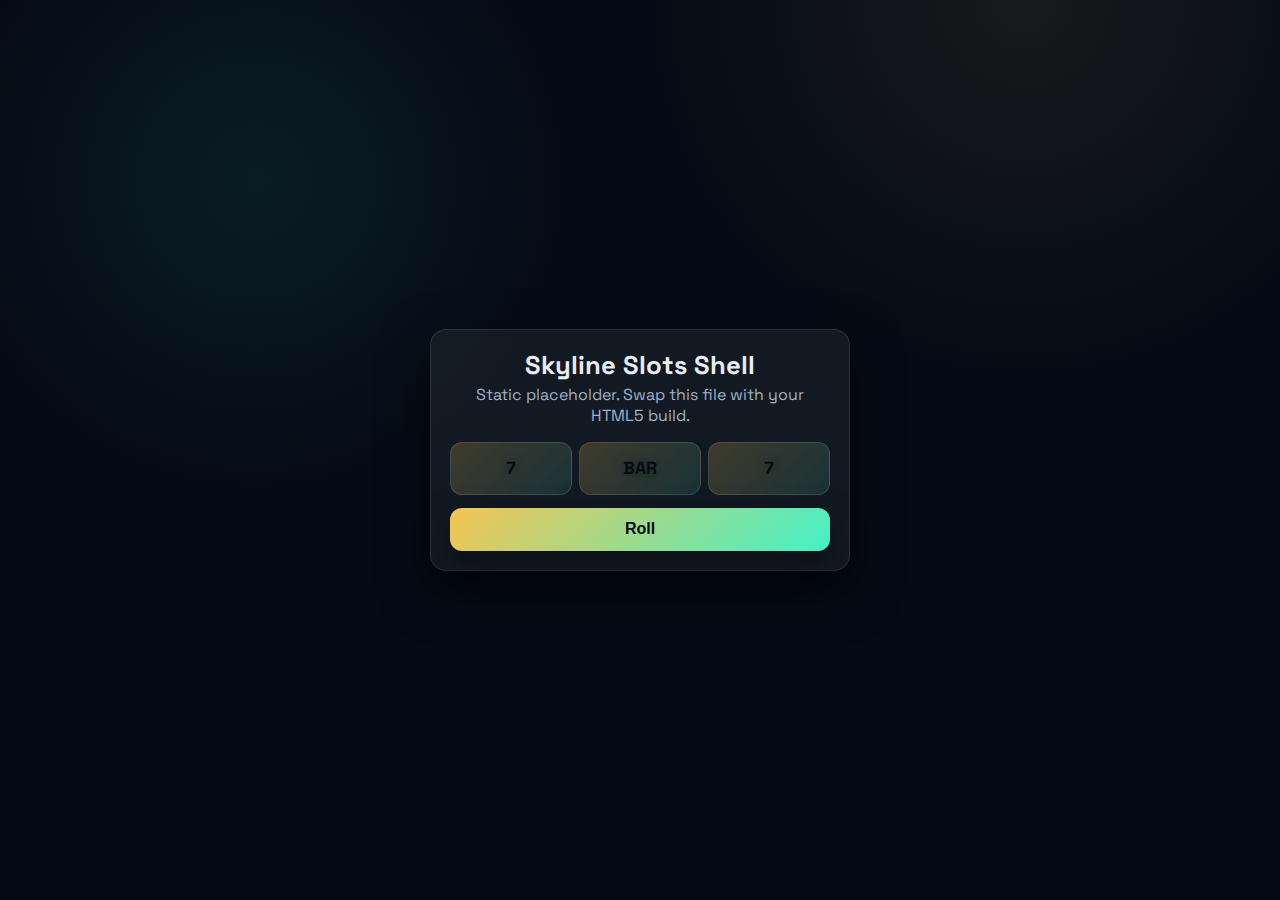
<file: games/game-1/index.html>
<!doctype html>
<html lang="en">
<head>
  <meta charset="utf-8">
  <meta name="viewport" content="width=device-width, initial-scale=1">
  <title>Game Shell 1 — Skyline Slots</title>
  <link rel="preconnect" href="https://fonts.googleapis.com">
  <link rel="preconnect" href="https://fonts.gstatic.com" crossorigin>
  <link href="https://fonts.googleapis.com/css2?family=Space+Grotesk:wght@500;700&display=swap" rel="stylesheet">
  <style>
    :root{
      --bg: #050b16;
      --accent: #f6c452;
      --accent-2: #45f0c8;
      --card: rgba(255,255,255,0.06);
      --text: #e8ecf5;
      --muted: #9fb1c8;
    }
    *{box-sizing:border-box}
    body{
      margin:0;
      font-family:"Space Grotesk", system-ui, sans-serif;
      min-height:100vh;
      background:radial-gradient(circle at 20% 20%, rgba(69,240,200,0.08), transparent 25%),
                 radial-gradient(circle at 80% 0%, rgba(246,196,82,0.08), transparent 28%),
                 #050b16;
      color:var(--text);
      display:flex;
      align-items:center;
      justify-content:center;
      padding:1rem;
    }
    .card{
      width:min(420px, 100%);
      background:var(--card);
      border:1px solid rgba(255,255,255,0.1);
      border-radius:16px;
      padding:1.2rem;
      box-shadow:0 18px 50px rgba(0,0,0,0.55);
      text-align:center;
    }
    h1{
      margin:0 0 0.2rem;
      font-size:1.6rem;
    }
    p{margin:0.2rem 0; color:var(--muted)}
    .reel{
      display:grid;
      grid-template-columns:repeat(3, 1fr);
      gap:0.4rem;
      margin:1rem 0 0.8rem;
    }
    .slot{
      padding:0.9rem 0.6rem;
      border-radius:12px;
      border:1px solid rgba(255,255,255,0.12);
      background:linear-gradient(135deg, rgba(246,196,82,0.2), rgba(69,240,200,0.12));
      font-weight:700;
      font-size:1.1rem;
      color:#050b16;
      text-shadow:0 1px 10px rgba(0,0,0,0.35);
    }
    button{
      background:linear-gradient(135deg, var(--accent), var(--accent-2));
      color:#050b16;
      font-weight:700;
      border:none;
      border-radius:12px;
      padding:0.8rem 1.2rem;
      cursor:pointer;
      box-shadow:0 14px 36px rgba(0,0,0,0.45);
      transition:transform .18s ease;
      width:100%;
      font-size:1rem;
    }
    button:hover{transform:translateY(-2px)}
  </style>
</head>
<body>
  <div class="card">
    <h1>Skyline Slots Shell</h1>
    <p>Static placeholder. Swap this file with your HTML5 build.</p>
    <div class="reel" id="reel">
      <div class="slot">7</div>
      <div class="slot">BAR</div>
      <div class="slot">7</div>
    </div>
    <button id="roll">Roll</button>
  </div>

  <script>
    const options = ["7", "BAR", "AAA", "JH", "WIN"];
    const reel = document.getElementById("reel");
    document.getElementById("roll").addEventListener("click", ()=>{
      reel.querySelectorAll(".slot").forEach(slot=>{
        const pick = options[Math.floor(Math.random()*options.length)];
        slot.textContent = pick;
      });
    });
  </script>
</body>
</html>
</file>
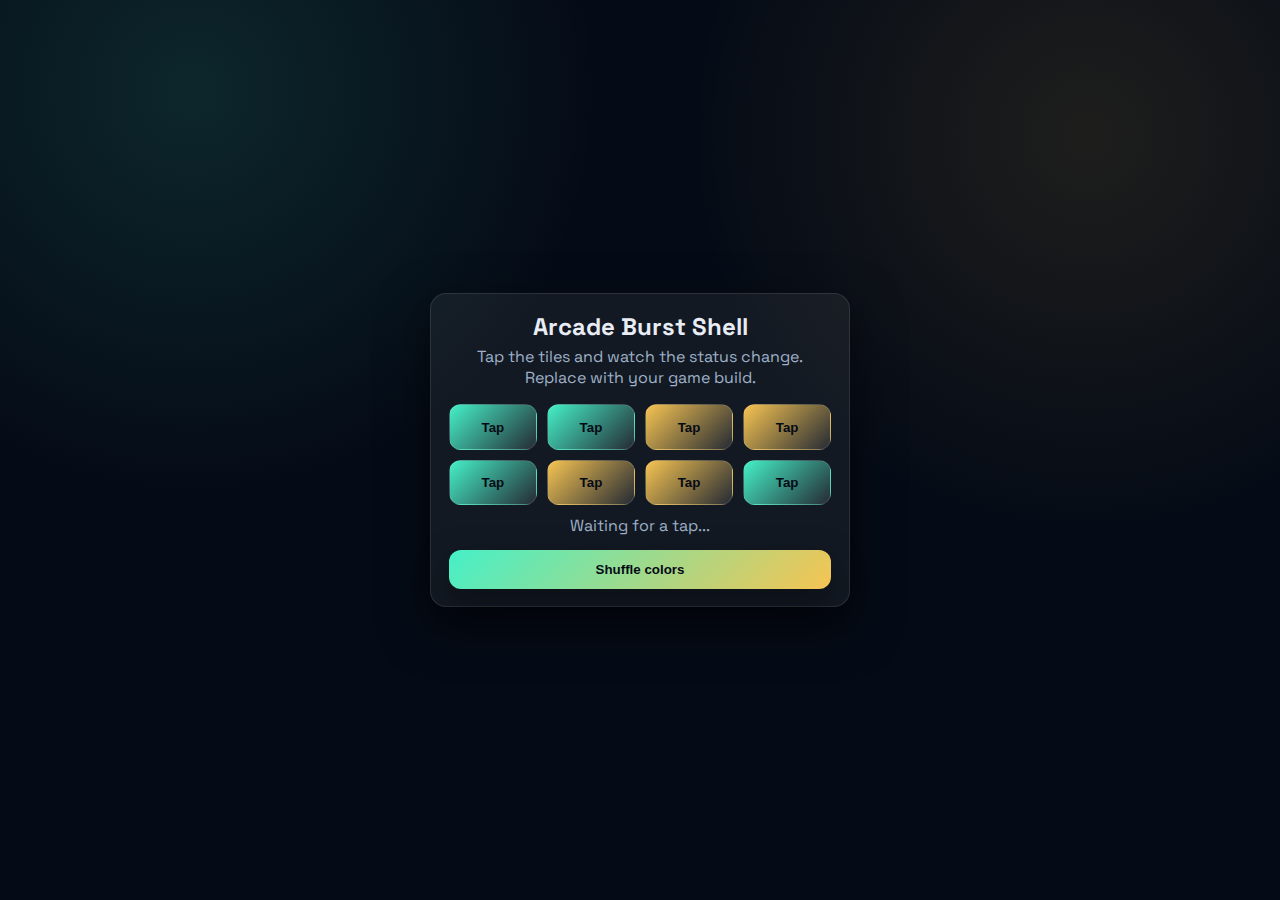
<file: games/game-2/index.html>
<!doctype html>
<html lang="en">
<head>
  <meta charset="utf-8">
  <meta name="viewport" content="width=device-width, initial-scale=1">
  <title>Game Shell 2 — Arcade Burst</title>
  <link rel="preconnect" href="https://fonts.googleapis.com">
  <link rel="preconnect" href="https://fonts.gstatic.com" crossorigin>
  <link href="https://fonts.googleapis.com/css2?family=Space+Grotesk:wght@500;700&display=swap" rel="stylesheet">
  <style>
    :root{
      --bg:#050b16;
      --card:rgba(255,255,255,0.06);
      --accent:#45f0c8;
      --accent-2:#f6c452;
      --text:#e8ecf5;
      --muted:#9fb1c8;
    }
    *{box-sizing:border-box}
    body{
      margin:0;
      min-height:100vh;
      font-family:"Space Grotesk", system-ui, sans-serif;
      background:radial-gradient(circle at 15% 10%, rgba(69,240,200,0.12), transparent 30%),
                 radial-gradient(circle at 85% 15%, rgba(246,196,82,0.1), transparent 30%),
                 #050b16;
      color:var(--text);
      display:flex;
      align-items:center;
      justify-content:center;
      padding:1rem;
    }
    .wrap{
      width:min(420px, 100%);
      background:var(--card);
      border:1px solid rgba(255,255,255,0.1);
      border-radius:16px;
      padding:1.1rem;
      box-shadow:0 18px 50px rgba(0,0,0,0.55);
      text-align:center;
    }
    h1{margin:0 0 0.2rem; font-size:1.5rem}
    p{margin:0.25rem 0; color:var(--muted)}
    .grid{
      display:grid;
      grid-template-columns:repeat(4, 1fr);
      gap:0.6rem;
      margin:1rem 0 0.6rem;
    }
    .tile{
      padding:0.9rem 0.6rem;
      border-radius:12px;
      border:1px solid rgba(255,255,255,0.12);
      background:linear-gradient(160deg, rgba(69,240,200,0.24), rgba(246,196,82,0.16));
      font-weight:700;
      color:#050b16;
      cursor:pointer;
      transition:transform .12s ease, box-shadow .12s ease;
    }
    .tile.active{
      box-shadow:0 0 0 2px rgba(69,240,200,0.4);
    }
    .tile:hover{transform:translateY(-2px)}
    .cta{
      margin-top:0.6rem;
      padding:0.75rem;
      border-radius:12px;
      background:linear-gradient(135deg, var(--accent), var(--accent-2));
      color:#050b16;
      font-weight:700;
      border:none;
      cursor:pointer;
      width:100%;
      box-shadow:0 14px 36px rgba(0,0,0,0.45);
      transition:transform .18s ease;
    }
    .cta:hover{transform:translateY(-2px)}
  </style>
</head>
<body>
  <div class="wrap">
    <h1>Arcade Burst Shell</h1>
    <p>Tap the tiles and watch the status change. Replace with your game build.</p>
    <div class="grid" id="tileGrid"></div>
    <p id="status">Waiting for a tap...</p>
    <button class="cta" id="shuffle">Shuffle colors</button>
  </div>

  <script>
    const colors = ["var(--accent)", "var(--accent-2)", "#8df7ff", "#f2994a"];
    const tileGrid = document.getElementById("tileGrid");
    const status = document.getElementById("status");
    const shuffleBtn = document.getElementById("shuffle");

    function buildGrid(){
      tileGrid.innerHTML = "";
      for(let i=0;i<8;i++){
        const tile = document.createElement("button");
        tile.className = "tile";
        tile.textContent = "Tap";
        tile.style.background = `linear-gradient(135deg, ${pick()}, rgba(255,255,255,0.08))`;
        tile.addEventListener("click", ()=>{
          tile.classList.toggle("active");
          tile.textContent = tile.classList.contains("active") ? "Active" : "Tap";
          status.textContent = "Tiles switched: " + document.querySelectorAll(".tile.active").length;
        });
        tileGrid.appendChild(tile);
      }
    }
    function pick(){
      return colors[Math.floor(Math.random()*colors.length)];
    }
    shuffleBtn.addEventListener("click", buildGrid);
    buildGrid();
  </script>
</body>
</html>
</file>
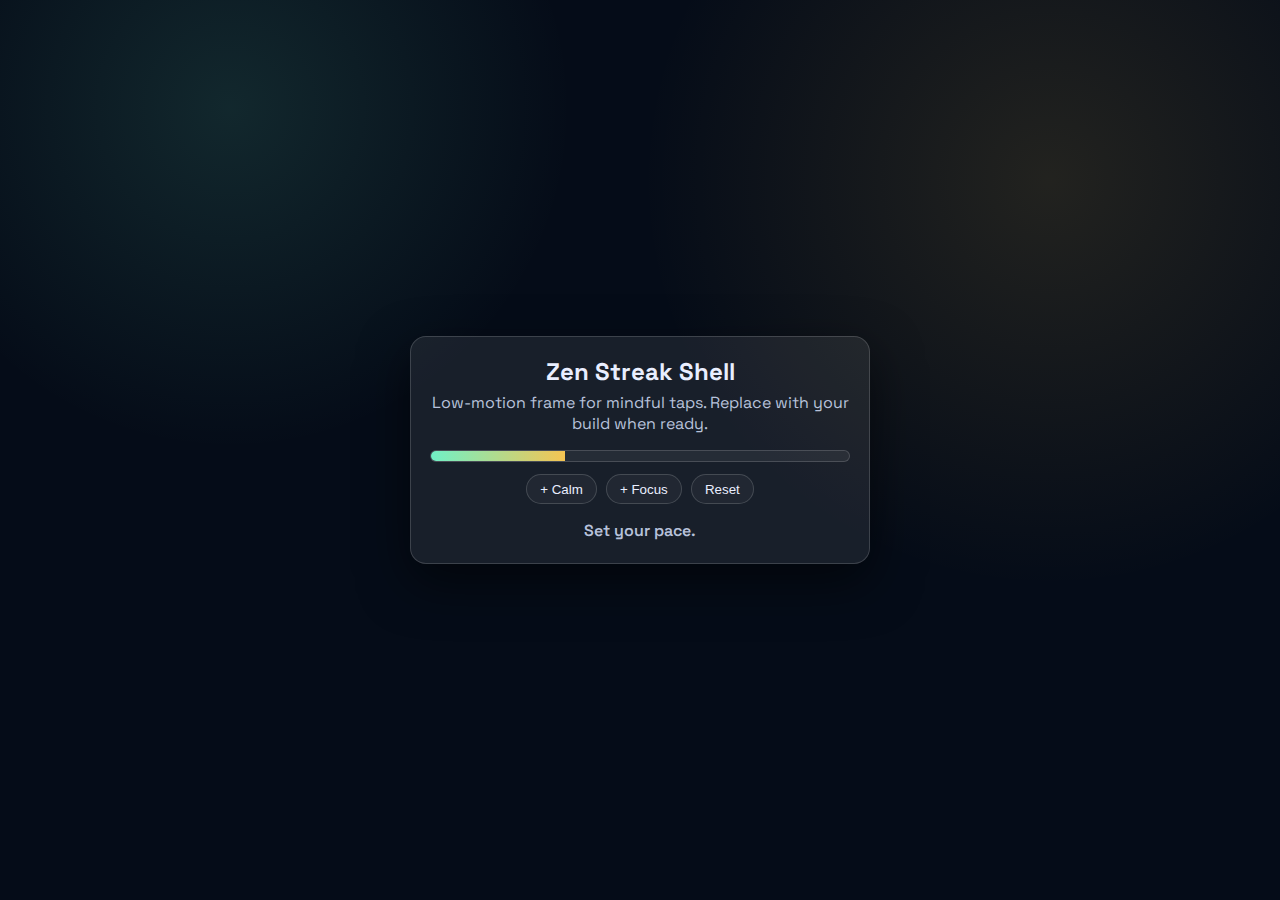
<file: games/game-3/index.html>
<!doctype html>
<html lang="en">
<head>
  <meta charset="utf-8">
  <meta name="viewport" content="width=device-width, initial-scale=1">
  <title>Game Shell 3 — Drift Calm</title>
  <link rel="preconnect" href="https://fonts.googleapis.com">
  <link rel="preconnect" href="https://fonts.gstatic.com" crossorigin>
  <link href="https://fonts.googleapis.com/css2?family=Space+Grotesk:wght@500;700&display=swap" rel="stylesheet">
  <style>
    :root{
      --bg:#050c18;
      --card:rgba(255,255,255,0.08);
      --accent:#f5c452;
      --accent-2:#70f0c7;
      --text:#e9eeff;
      --muted:#b7c2db;
      --border:rgba(255,255,255,0.16);
    }
    *{box-sizing:border-box}
    body{
      margin:0;
      min-height:100vh;
      font-family:"Space Grotesk", system-ui, sans-serif;
      background:radial-gradient(circle at 18% 12%, rgba(112,240,199,0.12), transparent 26%),
                 radial-gradient(circle at 82% 20%, rgba(245,196,82,0.12), transparent 32%),
                 #050c18;
      color:var(--text);
      display:flex;
      align-items:center;
      justify-content:center;
      padding:1rem;
    }
    .shell{
      width:min(460px, 100%);
      background:var(--card);
      border:1px solid var(--border);
      border-radius:16px;
      padding:1.2rem;
      box-shadow:0 18px 50px rgba(0,0,0,0.55);
      text-align:center;
    }
    h1{margin:0 0 0.2rem; font-size:1.5rem}
    p{margin:0.3rem 0; color:var(--muted)}
    .meter{
      margin:1rem 0 0.4rem;
      height:12px;
      border-radius:999px;
      background:rgba(255,255,255,0.06);
      overflow:hidden;
      border:1px solid var(--border);
    }
    .fill{
      height:100%;
      width:32%;
      background:linear-gradient(90deg, var(--accent-2), var(--accent));
      transition:width .25s ease;
    }
    .chips{
      display:flex;
      justify-content:center;
      gap:0.6rem;
      margin:0.8rem 0 1rem;
    }
    .chip{
      padding:0.4rem 0.8rem;
      border-radius:999px;
      border:1px solid var(--border);
      background:rgba(255,255,255,0.04);
      color:var(--text);
      cursor:pointer;
      transition:transform .16s ease, border-color .16s ease;
    }
    .chip:hover{transform:translateY(-2px); border-color:var(--accent-2)}
    .log{
      min-height:24px;
      color:var(--muted);
      font-weight:600;
    }
  </style>
</head>
<body>
  <div class="shell">
    <h1>Zen Streak Shell</h1>
    <p>Low-motion frame for mindful taps. Replace with your build when ready.</p>
    <div class="meter"><div class="fill" id="fill"></div></div>
    <div class="chips">
      <button class="chip" data-boost="15">+ Calm</button>
      <button class="chip" data-boost="22">+ Focus</button>
      <button class="chip" data-boost="-18">Reset</button>
    </div>
    <div class="log" id="log">Set your pace.</div>
  </div>

  <script>
    const fill = document.getElementById("fill");
    const log = document.getElementById("log");
    document.querySelectorAll(".chip").forEach(chip => {
      chip.addEventListener("click", () => {
        const change = Number(chip.dataset.boost);
        const current = parseInt(fill.style.width, 10) || 32;
        const next = Math.min(100, Math.max(8, current + change));
        fill.style.width = next + "%";
        log.textContent = change < 0 ? "Reset to a calm state." : "Boost applied. Keep it light.";
      });
    });
  </script>
</body>
</html>
</file>
